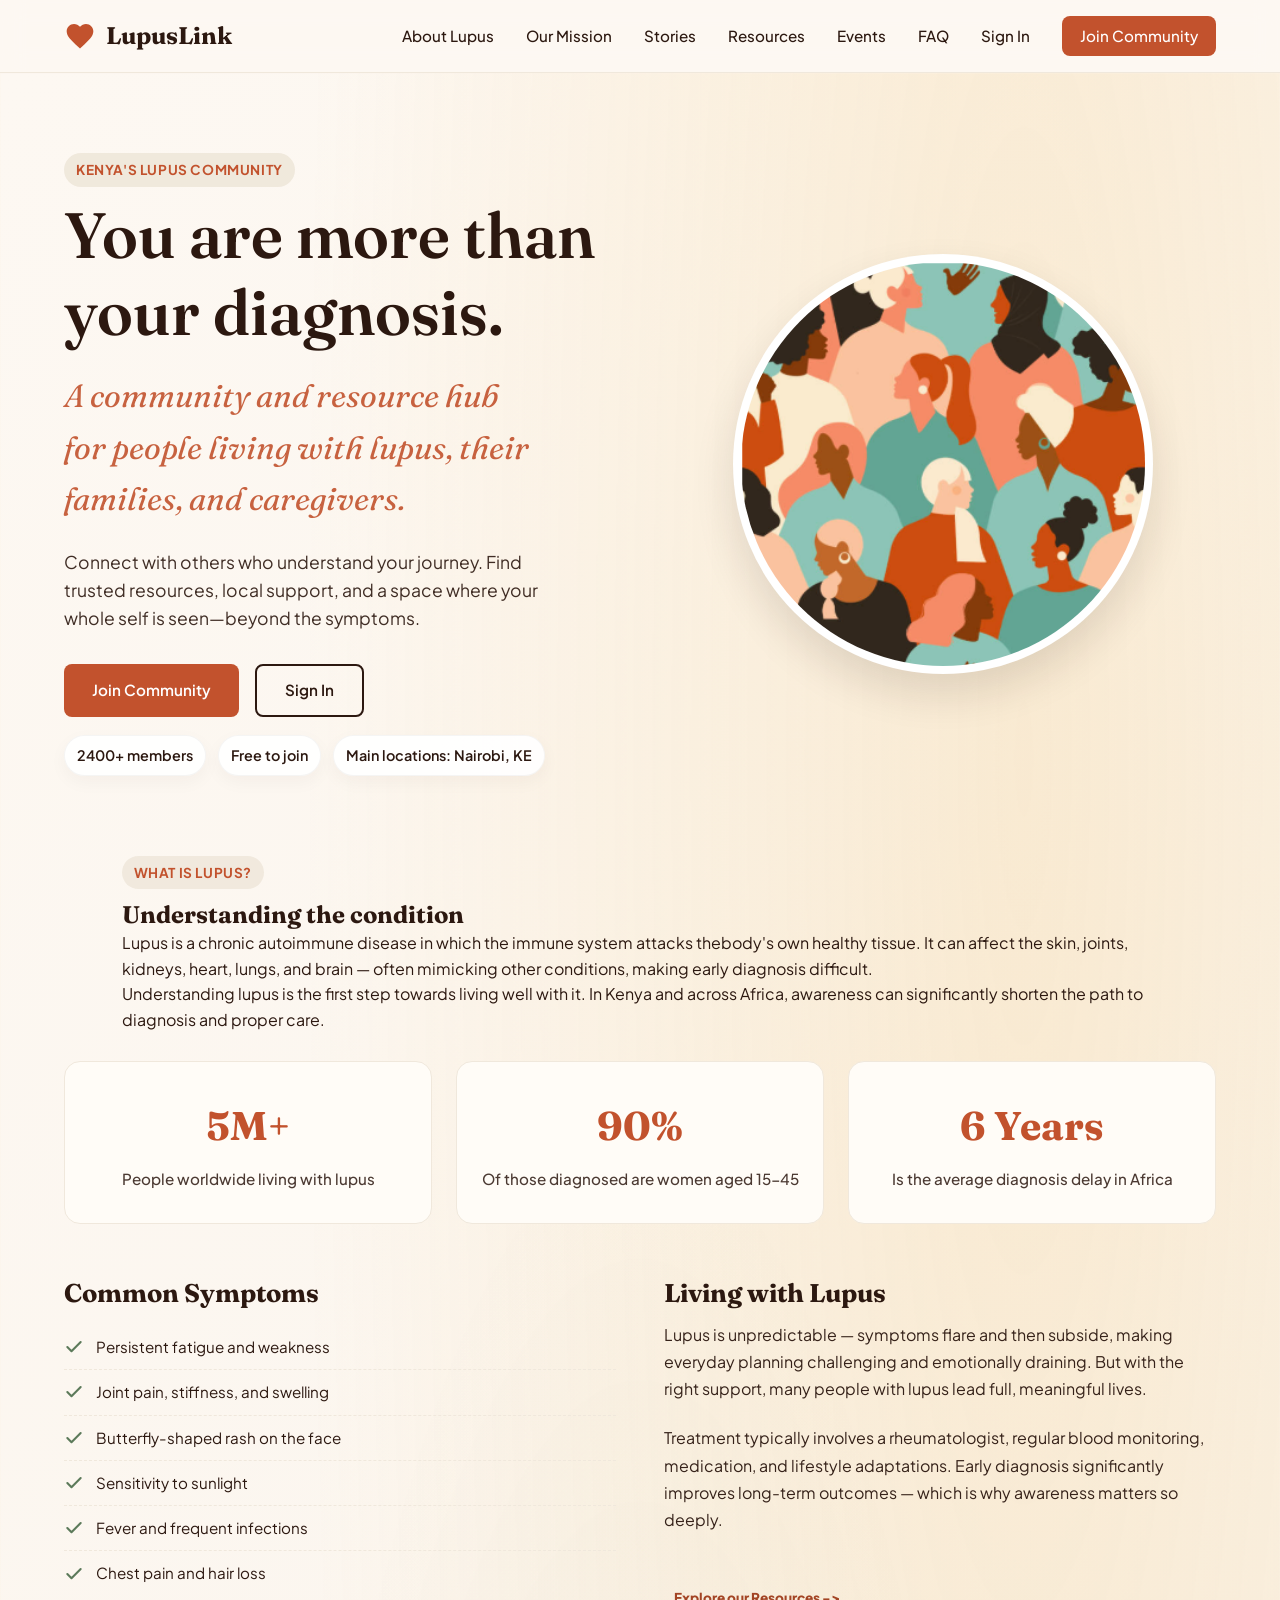
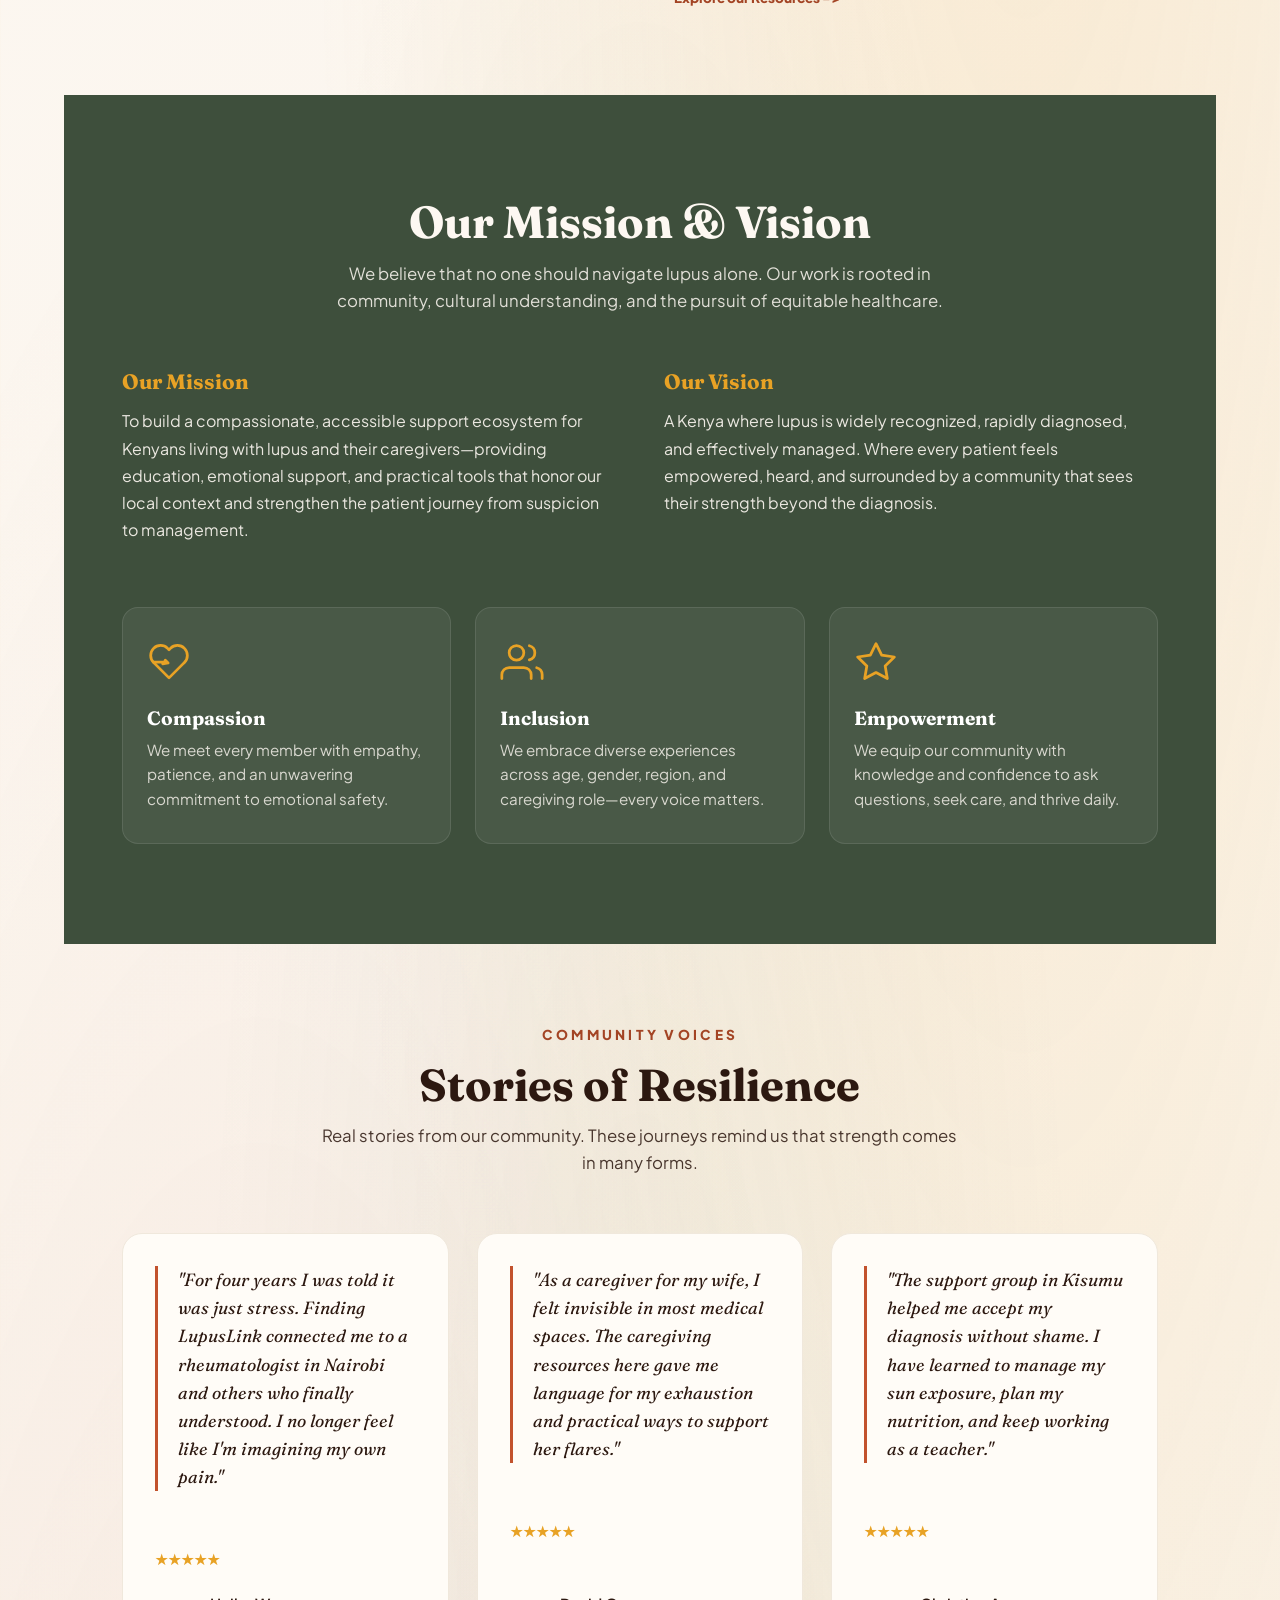
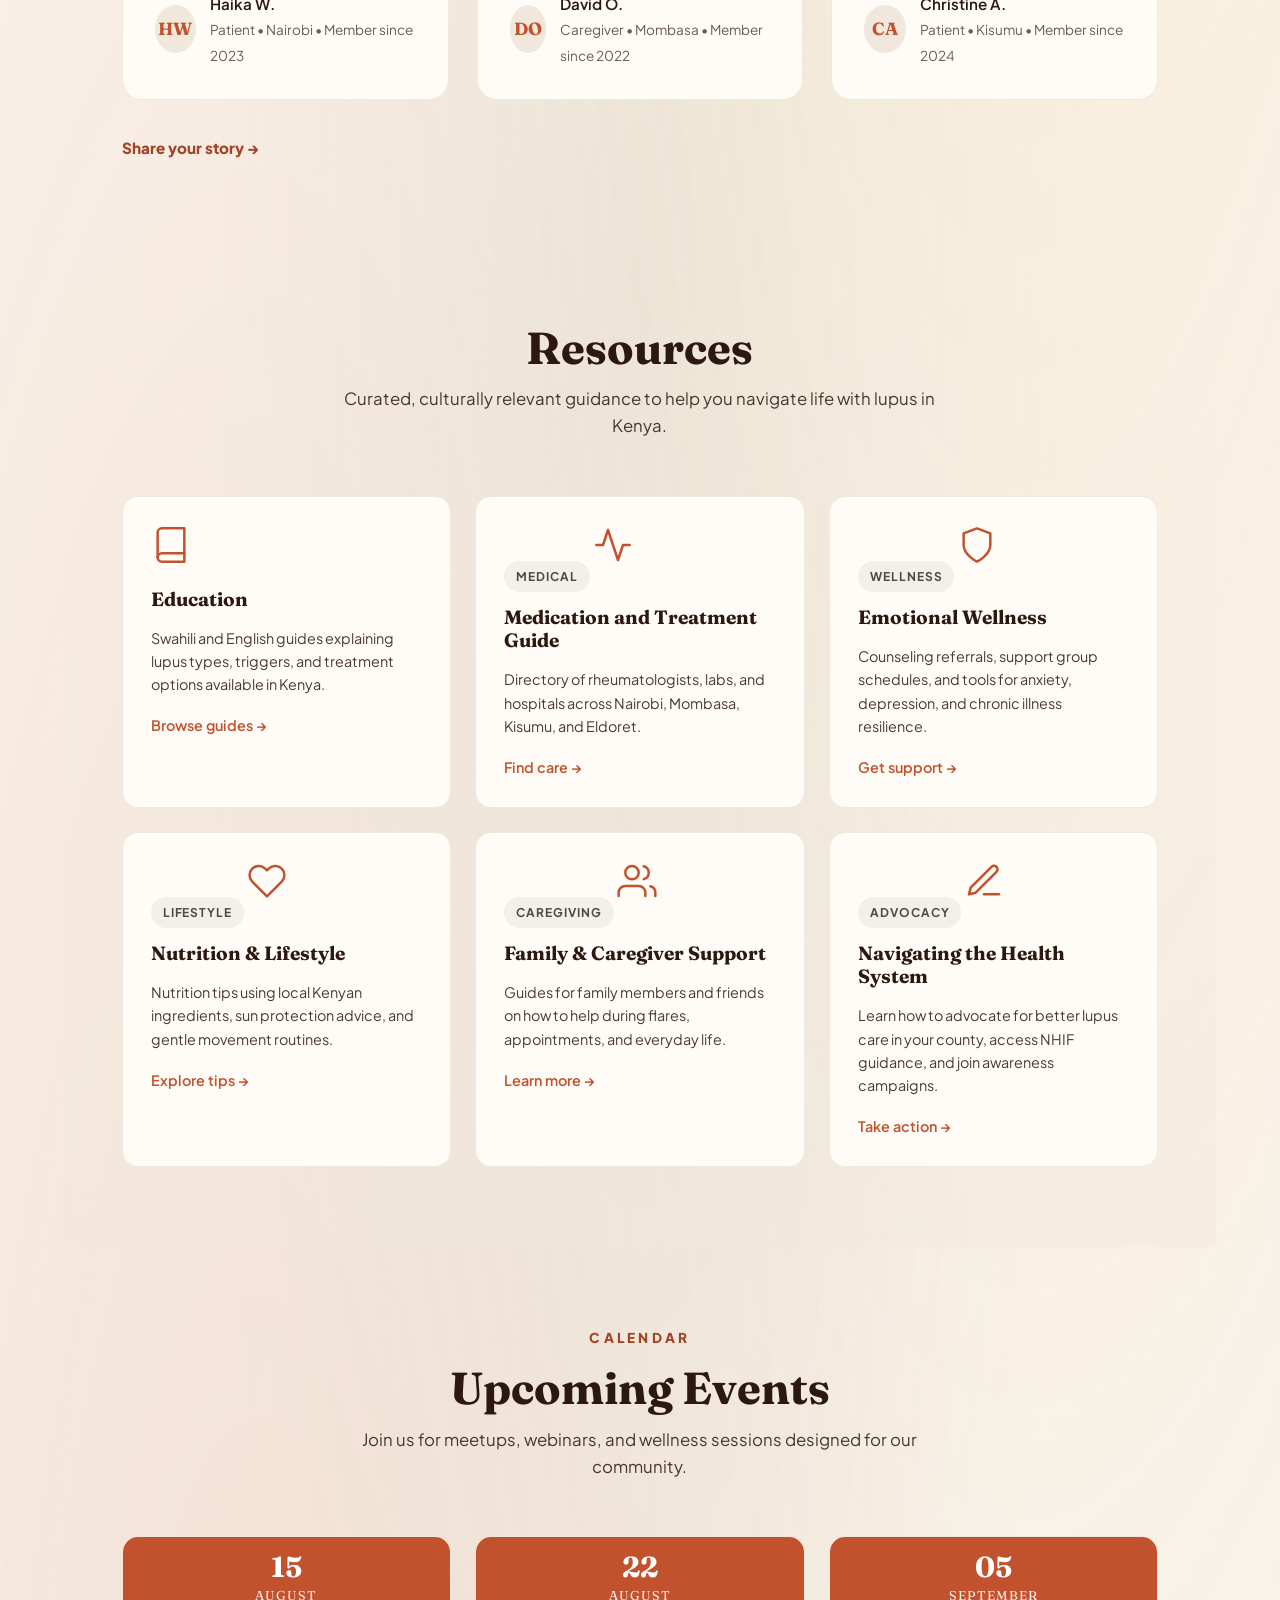
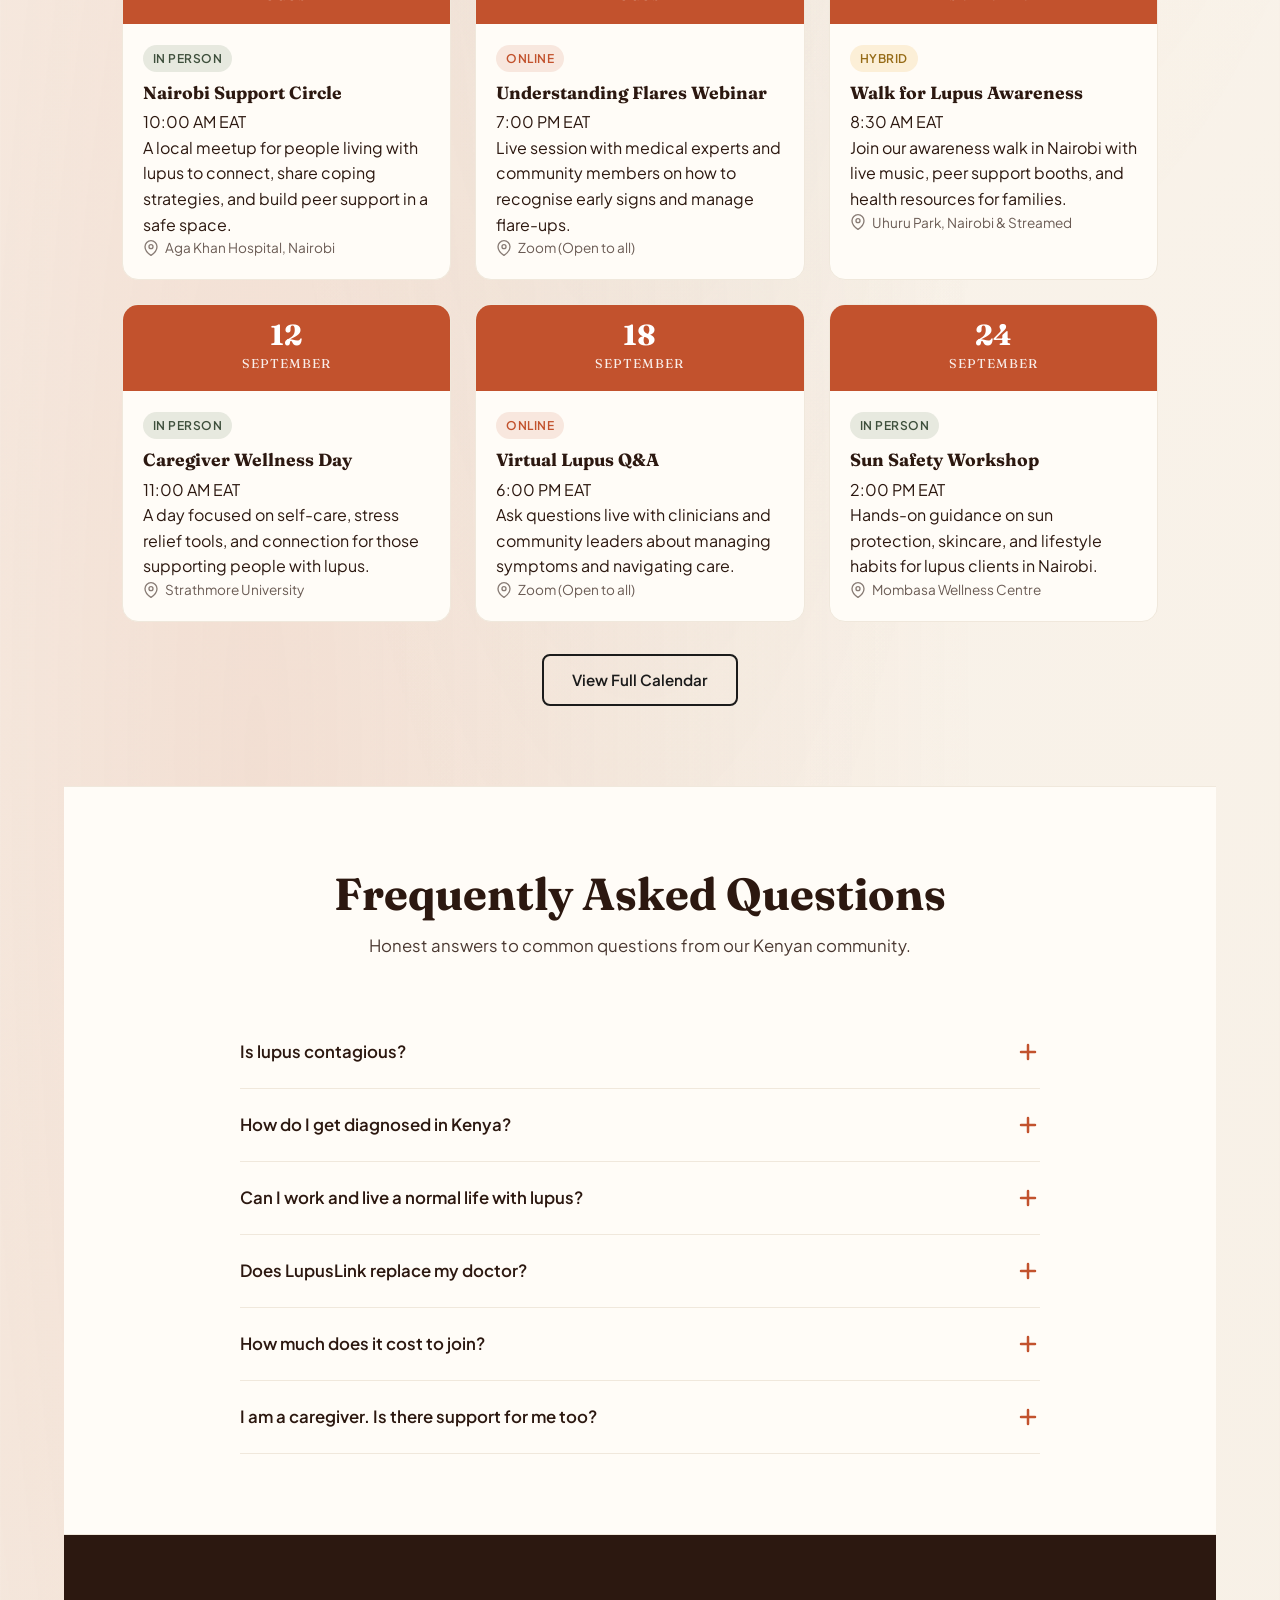
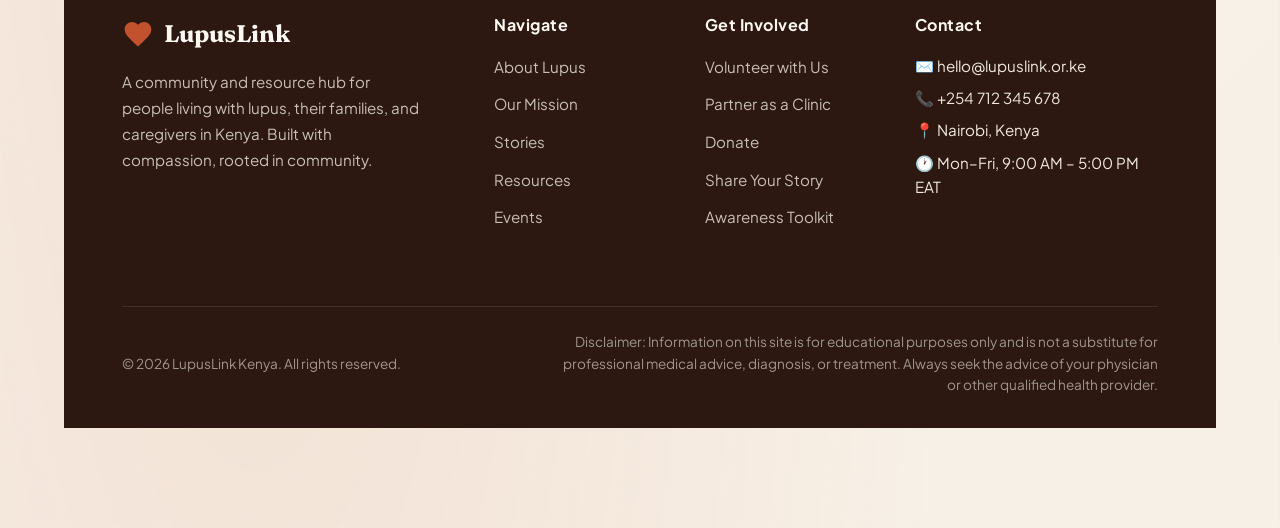
<file: index.html>
<!DOCTYPE html>
<html lang="en">

<head>
    <meta charset="UTF-8">
    <meta name="viewport" content="width=device-width, initial-scale=1.0">

    <title>LupusLink - You Are More Than Your Diagnosis</title>

<!-- FONTS SECTION -->   
    <link rel="preconnect" href="https://fonts.googleapis.com">
    <link rel="preconnect" href="https://fonts.gstatic.com" crossorigin>

    <link href="https://fonts.googleapis.com/css2?family=Fraunces:wght@500;600;700;800&family=Plus+Jakarta+Sans:wght@300;400;500;600;700&display=swap" rel="stylesheet">

    <link rel="stylesheet" href="styles.css">
</head>

<body>

 <!-- NAV SECTION -->
  <nav class="navbar">
    <div class="container">
      <a href="#" class="logo">
        <svg viewBox="0 0 24 24" fill="currentColor">
          <path d="M12 21.35l-1.45-1.32C5.4 15.36 2 12.28 2 8.5 2 5.42 4.42 3 7.5 3c1.74 0 3.41.81 4.5 2.09C13.09 3.81 14.76 3 16.5 3 19.58 3 22 5.42 22 8.5c0 3.78-3.4 6.86-8.55 11.54L12 21.35z"/>
        </svg>
        LupusLink
      </a>
      <button class="hamburger" id="hamburger" aria-label="Open menu">
        <span></span>
        <span></span>
        <span></span>
      </button>
      <ul class="nav-links" id="navLinks">
        <li><a href="#about">About Lupus</a></li>
        <li><a href="#mission">Our Mission</a></li>
        <li><a href="#stories">Stories</a></li>
        <li><a href="#resources">Resources</a></li>
        <li><a href="#events">Events</a></li>
        <li><a href="#faq">FAQ</a></li>
        <li><a href="sign_in.html">Sign In</a></li>
        <li><a href="sign_up.html#signup" class="btn btn-primary btn-small">Join Community</a></li>
      </ul>
    </div>
  </nav>

  <!-- HERO SECTION -->
  <section class="hero" id="join">
    <div class="hero-bg"></div>
    <div class="container">
      <div class="hero-grid">
                <div class="hero-content reveal">
                    <span class="label-pill hero-eyebrow">KENYA'S LUPUS COMMUNITY</span>
                    <h1>You are more than your diagnosis.</h1>
          <p class="tagline">A community and resource hub for people living with lupus, their families, and caregivers.</p>
          <p>Connect with others who understand your journey. Find trusted resources, local support, and a space where your whole self is seen—beyond the symptoms.</p>
          <div class="hero-actions">
            <a href="sign_up.html#signup" class="btn btn-primary">Join Community</a>
            <a href="sign_up.html#signin" class="btn btn-outline">Sign In</a>
          </div>
                    <div class="hero-meta">
                        <span>2400+ members</span>
                        <span>Free to join</span>
                        <span>Main locations: Nairobi, KE</span>
                    </div>
        </div>
        <div class="hero-image reveal">
          <img src="WOC.png" alt="Illustration of diverse people supporting each other">
        </div>
      </div>

<!-- ABOUT SECTION -->   

        <section id="about" class="about">
            <div class="container">
                <span>WHAT IS LUPUS?</span>
                <h2>
                    Understanding the condition
                </h2>
                <p>
                    Lupus is a chronic autoimmune disease in which the immune system attacks thebody's own healthy tissue. It can affect the skin, joints, kidneys, heart, lungs, and brain — often mimicking other conditions, making early diagnosis difficult.
                </p>

                <p>Understanding lupus is the first step towards living well with it. In Kenya and across Africa, awareness can significantly shorten the path to diagnosis and proper care.</p>

            </div>

            <div class="about-stats reveal">
                <div class="stat-block">
                    <span class="stat-number">5M+</span>
                    <span class="stat-label">People worldwide living with lupus</span>
                </div>
                <div class="stat-block">
                    <span class="stat-number">90%</span>
                    <span class="stat-label">Of those diagnosed are women aged 15-45 </span>
                </div>
                <div class="stat-block">
                    <span class="stat-number">6 Years</span>
                    <span class="stat-label">Is the average diagnosis delay in Africa</span>
                </div>
                        </div>

                        <div class="about-content">
                            <div class="about-text reveal">
                                <h3>Common Symptoms</h3>
                                <ul class="symptoms-checklist">
                                    <li>
                                        <svg class="check-icon" viewBox="0 0 24 24" fill="none" stroke="currentColor" stroke-width="2.5" stroke-linecap="round" stroke-linejoin="round"><polyline points="20 6 9 17 4 12"/></svg>
                                        Persistent fatigue and weakness
                                    </li>
                                    <li>
                                        <svg class="check-icon" viewBox="0 0 24 24" fill="none" stroke="currentColor" stroke-width="2.5" stroke-linecap="round" stroke-linejoin="round"><polyline points="20 6 9 17 4 12"/></svg>
                                        Joint pain, stiffness, and swelling
                                    </li>
                                    <li>
                                        <svg class="check-icon" viewBox="0 0 24 24" fill="none" stroke="currentColor" stroke-width="2.5" stroke-linecap="round" stroke-linejoin="round"><polyline points="20 6 9 17 4 12"/></svg>
                                        Butterfly-shaped rash on the face
                                    </li>
                                    <li>
                                        <svg class="check-icon" viewBox="0 0 24 24" fill="none" stroke="currentColor" stroke-width="2.5" stroke-linecap="round" stroke-linejoin="round"><polyline points="20 6 9 17 4 12"/></svg>
                                        Sensitivity to sunlight
                                    </li>
                                    <li>
                                        <svg class="check-icon" viewBox="0 0 24 24" fill="none" stroke="currentColor" stroke-width="2.5" stroke-linecap="round" stroke-linejoin="round"><polyline points="20 6 9 17 4 12"/></svg>
                                        Fever and frequent infections
                                    </li>
                                    <li>
                                        <svg class="check-icon" viewBox="0 0 24 24" fill="none" stroke="currentColor" stroke-width="2.5" stroke-linecap="round" stroke-linejoin="round"><polyline points="20 6 9 17 4 12"/></svg>
                                        Chest pain and hair loss
                                    </li>
                                </ul>
                            </div>

                            <div class="living-with reveal">
                                <h3>Living with Lupus</h3>
                                <p>Lupus is unpredictable — symptoms flare and then subside, making everyday planning challenging and emotionally draining. But with the right support, many people with lupus lead full, meaningful lives.
                                </p>
                                
                                <p>Treatment typically involves a rheumatologist, regular blood monitoring, medication, and lifestyle adaptations. Early diagnosis significantly improves long-term outcomes — which is why awareness matters so deeply.

                                </p>

                                <a href="#resources" class="btn-small">Explore our Resources -> </a>

                            </div>
                        </div>

        </section>

<!-- MISSION SECTION -->   

          <section class="mission-section" id="mission">
                <div class="container">
                <div class="section-header reveal">
                    <h2>Our Mission & Vision</h2>
                    <p>We believe that no one should navigate lupus alone. Our work is rooted in community, cultural understanding, and the pursuit of equitable healthcare.</p>
                </div>

                <div class="mission-grid reveal">
                    <div class="mission-card">
                    <h3>Our Mission</h3>
                    <p>To build a compassionate, accessible support ecosystem for Kenyans living with lupus and their caregivers—providing education, emotional support, and practical tools that honor our local context and strengthen the patient journey from suspicion to management.</p>
                    </div>
                    <div class="mission-card">
                    <h3>Our Vision</h3>
                    <p>A Kenya where lupus is widely recognized, rapidly diagnosed, and effectively managed. Where every patient feels empowered, heard, and surrounded by a community that sees their strength beyond the diagnosis.</p>
                    </div>
                </div>

                <div class="values-grid reveal">
                    <div class="value-card">
                    <svg class="value-icon" viewBox="0 0 24 24" fill="none" stroke="currentColor" stroke-width="1.5" stroke-linecap="round" stroke-linejoin="round"><path d="M20.42 4.58a5.4 5.4 0 0 0-7.64 0l-.77.78-.77-.78a5.4 5.4 0 0 0-7.64 0 5.43 5.43 0 0 0 0 7.67l.77.78 7.64 7.64 7.64-7.64.77-.78a5.43 5.43 0 0 0 0-7.67z"/><path d="M3.5 12h6l.5-1 1.53 1.5-3 .5 1h6"/></svg>
                    <h4>Compassion</h4>
                    <p>We meet every member with empathy, patience, and an unwavering commitment to emotional safety.</p>
                    </div>
                    <div class="value-card">
                    <svg class="value-icon" viewBox="0 0 24 24" fill="none" stroke="currentColor" stroke-width="1.5" stroke-linecap="round" stroke-linejoin="round"><path d="M17 21v-2a4 4 0 0 0-4-4H5a4 4 0 0 0-4 4v2"/><circle cx="9" cy="7" r="4"/><path d="M23 21v-2a4 4 0 0 0-3-3.87"/><path d="M16 3.13a4 4 0 0 1 0 7.75"/></svg>
                    <h4>Inclusion</h4>
                    <p>We embrace diverse experiences across age, gender, region, and caregiving role—every voice matters.</p>
                    </div>
                    <div class="value-card">
                    <svg class="value-icon" viewBox="0 0 24 24" fill="none" stroke="currentColor" stroke-width="1.5" stroke-linecap="round" stroke-linejoin="round"><path d="M12 2l3.09 6.26L22 9.27l-5 4.87 1.18 6.88L12 17.77l-6.18 3.25L7 14.14 2 9.27l6.91-1.01L12 2z"/></svg>
                    <h4>Empowerment</h4>
                    <p>We equip our community with knowledge and confidence to ask questions, seek care, and thrive daily.</p>
                    </div>
                </div>
                </div>
            </section>

<!--SUCCESS STORIES -->            
            <section class="section" id="stories">
                <div class="container">
                <div class="section-header reveal">
                    <span class="section-subtitle">COMMUNITY VOICES</span>
                    <h2>Stories of Resilience</h2>
                    <p>Real stories from our community. These journeys remind us that strength comes in many forms.</p>
                </div>

                <div class="stories-grid">
                    <div class="story-card reveal">
                      <div class="story-content">
                        <p class="story-quote">"For four years I was told it was just stress. Finding LupusLink connected me to a rheumatologist in Nairobi and others who finally understood. I no longer feel like I'm imagining my own pain."</p>
                        <div class="star-rating">★★★★★</div>
                      </div>
                      <div class="story-footer">
                        <div class="story-author">
                          <div class="author-avatar">HW</div>
                          <div class="author-info">
                            <strong>Haika W.</strong>
                            <span>Patient • Nairobi • Member since 2023</span>
                          </div>
                        </div>
                      </div>
                    </div>
                    <div class="story-card reveal">
                      <div class="story-content">
                        <p class="story-quote">"As a caregiver for my wife, I felt invisible in most medical spaces. The caregiving resources here gave me language for my exhaustion and practical ways to support her flares."</p>
                        <div class="star-rating">★★★★★</div>
                      </div>
                      <div class="story-footer">
                        <div class="story-author">
                          <div class="author-avatar">DO</div>
                          <div class="author-info">
                            <strong>David O.</strong>
                            <span>Caregiver • Mombasa • Member since 2022</span>
                          </div>
                        </div>
                      </div>
                    </div>
                    <div class="story-card reveal">
                      <div class="story-content">
                        <p class="story-quote">"The support group in Kisumu helped me accept my diagnosis without shame. I have learned to manage my sun exposure, plan my nutrition, and keep working as a teacher."</p>
                        <div class="star-rating">★★★★★</div>
                      </div>
                      <div class="story-footer">
                        <div class="story-author">
                          <div class="author-avatar">CA</div>
                          <div class="author-info">
                            <strong>Christine A.</strong>
                            <span>Patient • Kisumu • Member since 2024</span>
                          </div>
                        </div>
                      </div>
                    </div>
                </div>
                <div class="story-cta-wrapper">
                  <a href="#join" class="story-cta">Share your story →</a>
                </div>
                </div>
            </section>


<!-- RESOURCES SECTION -->   

        <section class="section" id="resources" style="background: linear-gradient(to bottom, transparent, rgba(240,232,220,0.4));">
            <div class="container">
            <div class="section-header reveal">
                <h2>Resources</h2>
                <p>Curated, culturally relevant guidance to help you navigate life with lupus in Kenya.</p>
            </div>

            <div class="resources-grid reveal">
                <div class="resource-card">
                <svg class="resource-icon" viewBox="0 0 24 24" fill="none" stroke="currentColor" stroke-width="1.5" stroke-linecap="round" stroke-linejoin="round"><path d="M4 19.5A2.5 2.5 0 0 1 6.5 17H20"/><path d="M6.5 2H20v20H6.5A2.5 2.5 0 0 1 4 19.5v-15A2.5 2.5 0 0 1 6.5 2z"/></svg>
                <h4>Education</h4>
                <p>Swahili and English guides explaining lupus types, triggers, and treatment options available in Kenya.</p>
                <a href="#" class="resource-link">Browse guides →</a>
                </div>
                <div class="resource-card">
                <span class="resource-tag">Medical</span>
                <svg class="resource-icon" viewBox="0 0 24 24" fill="none" stroke="currentColor" stroke-width="1.5" stroke-linecap="round" stroke-linejoin="round"><path d="M22 12h-4l-3 9L9 3l-3 9H2"/></svg>
                <h4>Medication and Treatment Guide</h4>
                <p>Directory of rheumatologists, labs, and hospitals across Nairobi, Mombasa, Kisumu, and Eldoret.</p>
                <a href="#" class="resource-link">Find care →</a>
                </div>
                <div class="resource-card">
                <span class="resource-tag">Wellness</span>
                <svg class="resource-icon" viewBox="0 0 24 24" fill="none" stroke="currentColor" stroke-width="1.5" stroke-linecap="round" stroke-linejoin="round"><path d="M12 22s8-4 8-10V5l-8-3-8 3v7c0 6 8 10 8 10z"/></svg>
                <h4>Emotional Wellness</h4>
                <p>Counseling referrals, support group schedules, and tools for anxiety, depression, and chronic illness resilience.</p>
                <a href="#" class="resource-link">Get support →</a>
                </div>
                <div class="resource-card">
                <span class="resource-tag">Lifestyle</span>
                <svg class="resource-icon" viewBox="0 0 24 24" fill="none" stroke="currentColor" stroke-width="1.5" stroke-linecap="round" stroke-linejoin="round"><path d="M20.84 4.61a5.5 5.5 0 00-7.78 0L12 5.67l-1.06-1.06a5.5 5.5 0 0 0-7.78 7.78l1.06 1.06L12 21.23l7.78-7.78 1.06-1.06a5.5 5.5 0 0 0 0-7.78z"/></svg>
                <h4>Nutrition & Lifestyle</h4>
                <p>Nutrition tips using local Kenyan ingredients, sun protection advice, and gentle movement routines.</p>
                <a href="#" class="resource-link">Explore tips →</a>
                </div>
                <div class="resource-card">
                <span class="resource-tag">Caregiving</span>
                <svg class="resource-icon" viewBox="0 0 24 24" fill="none" stroke="currentColor" stroke-width="1.5" stroke-linecap="round" stroke-linejoin="round"><path d="M17 21v-2a4 4 0 0 0-4-4H5a4 4 0 0 0-4 4v2"/><circle cx="9" cy="7" r="4"/><path d="M23 21v-2a4 4 0 0 0-3-3.87"/><path d="M16 3.13a4 4 0 0 1 0 7.75"/></svg>
                <h4>Family & Caregiver Support</h4>
                <p>Guides for family members and friends on how to help during flares, appointments, and everyday life.</p>
                <a href="#" class="resource-link">Learn more →</a>
                </div>
                <div class="resource-card">
                <span class="resource-tag">Advocacy</span>
                <svg class="resource-icon" viewBox="0 0 24 24" fill="none" stroke="currentColor" stroke-width="1.5" stroke-linecap="round" stroke-linejoin="round"><path d="M12 20h9"/><path d="M16.5 3.5a2.121 2.121 0 0 1 3 3L7 19l-4 1 1-4L16.5 3.5z"/></svg>
                <h4>Navigating the Health System</h4>
                <p>Learn how to advocate for better lupus care in your county, access NHIF guidance, and join awareness campaigns.</p>
                <a href="#" class="resource-link">Take action →</a>
                </div>
            </div>
            </div>
        </section>

 <!-- Events -->
        <section class="section" id="events">
            <div class="container">
            <div class="section-header reveal">
                <span class="section-subtitle">CALENDAR</span>
                <h2>Upcoming Events</h2>
                <p>Join us for meetups, webinars, and wellness sessions designed for our community.</p>
            </div>

            <div class="events-grid reveal">
                <div class="event-card">
                <div class="event-date">
                    <span class="day">15</span>
                    <span class="month">August</span>
                </div>
                <div class="event-body">
                    <span class="event-tag tag-inperson">In Person</span>
                    <h4>Nairobi Support Circle</h4>
                    <p class="event-time">10:00 AM EAT</p>
                    <p class="event-description">A local meetup for people living with lupus to connect, share coping strategies, and build peer support in a safe space.</p>
                    <p class="location">
                    <svg width="16" height="16" viewBox="0 0 24 24" fill="none" stroke="currentColor" stroke-width="2" stroke-linecap="round" stroke-linejoin="round" style="opacity:0.8"><path d="M21 10c0 7-9 13-9 13s-9-6-9-13a9 9 0 0 1 18 0z"/><circle cx="12" cy="10" r="3"/></svg>
                    Aga Khan Hospital, Nairobi </p>
                </div>
                </div>
                <div class="event-card">
                <div class="event-date">
                    <span class="day">22</span>
                    <span class="month">August</span>
                </div>
                <div class="event-body">
                    <span class="event-tag tag-online">Online</span>
                    <h4>Understanding Flares Webinar</h4>
                    <p class="event-time">7:00 PM EAT</p>
                    <p class="event-description">Live session with medical experts and community members on how to recognise early signs and manage flare-ups.</p>
                    <p class="location">
                    <svg width="16" height="16" viewBox="0 0 24 24" fill="none" stroke="currentColor" stroke-width="2" stroke-linecap="round" stroke-linejoin="round" style="opacity:0.8"><path d="M21 10c0 7-9 13-9 13s-9-6-9-13a9 9 0 0 1 18 0z"/><circle cx="12" cy="10" r="3"/></svg>
                    Zoom (Open to all)
                    </p>
                </div>
                </div>
                <div class="event-card">
                <div class="event-date">
                    <span class="day">05</span>
                    <span class="month">September</span>
                </div>
                <div class="event-body">
                    <span class="event-tag tag-hybrid">Hybrid</span>
                    <h4>Walk for Lupus Awareness</h4>
                    <p class="event-time">8:30 AM EAT</p>
                    <p class="event-description">Join our awareness walk in Nairobi with live music, peer support booths, and health resources for families.</p>
                    <p class="location">
                    <svg width="16" height="16" viewBox="0 0 24 24" fill="none" stroke="currentColor" stroke-width="2" stroke-linecap="round" stroke-linejoin="round" style="opacity:0.8"><path d="M21 10c0 7-9 13-9 13s-9-6-9-13a9 9 0 0 1 18 0z"/><circle cx="12" cy="10" r="3"/></svg>
                    Uhuru Park, Nairobi & Streamed
                    </p>
                </div>
                </div>
                <div class="event-card">
                <div class="event-date">
                    <span class="day">12</span>
                    <span class="month">September</span>
                </div>
                <div class="event-body">
                    <span class="event-tag tag-inperson">In Person</span>
                    <h4>Caregiver Wellness Day</h4>
                    <p class="event-time">11:00 AM EAT</p>
                    <p class="event-description">A day focused on self-care, stress relief tools, and connection for those supporting people with lupus.</p>
                    <p class="location">
                    <svg width="16" height="16" viewBox="0 0 24 24" fill="none" stroke="currentColor" stroke-width="2" stroke-linecap="round" stroke-linejoin="round" style="opacity:0.8"><path d="M21 10c0 7-9 13-9 13s-9-6-9-13a9 9 0 0 1 18 0z"/><circle cx="12" cy="10" r="3"/></svg>
                    Strathmore University
                    </p>
                </div>
                </div>
                <div class="event-card">
                <div class="event-date">
                    <span class="day">18</span>
                    <span class="month">September</span>
                </div>
                <div class="event-body">
                    <span class="event-tag tag-online">Online</span>
                    <h4>Virtual Lupus Q&A</h4>
                    <p class="event-time">6:00 PM EAT</p>
                    <p class="event-description">Ask questions live with clinicians and community leaders about managing symptoms and navigating care.</p>
                    <p class="location">
                    <svg width="16" height="16" viewBox="0 0 24 24" fill="none" stroke="currentColor" stroke-width="2" stroke-linecap="round" stroke-linejoin="round" style="opacity:0.8"><path d="M21 10c0 7-9 13-9 13s-9-6-9-13a9 9 0 0 1 18 0z"/><circle cx="12" cy="10" r="3"/></svg>
                    Zoom (Open to all)
                    </p>
                </div>
                </div>
                <div class="event-card">
                <div class="event-date">
                    <span class="day">24</span>
                    <span class="month">September</span>
                </div>
                <div class="event-body">
                    <span class="event-tag tag-inperson">In Person</span>
                    <h4>Sun Safety Workshop</h4>
                    <p class="event-time">2:00 PM EAT</p>
                    <p class="event-description">Hands-on guidance on sun protection, skincare, and lifestyle habits for lupus clients in Nairobi.</p>
                    <p class="location">
                    <svg width="16" height="16" viewBox="0 0 24 24" fill="none" stroke="currentColor" stroke-width="2" stroke-linecap="round" stroke-linejoin="round" style="opacity:0.8"><path d="M21 10c0 7-9 13-9 13s-9-6-9-13a9 9 0 0 1 18 0z"/><circle cx="12" cy="10" r="3"/></svg>
                    Mombasa Wellness Centre
                    </p>
                </div>
                </div>
            </div>
            <div class="events-footer">
              <a href="#join" class="btn btn-outline-dark">View Full Calendar</a>
            </div>
            </div>
        </section>        

<!-- FAQs SECTION -->   
         
  <section class="section" id="faq" style="background: var(--card); border-top: 1px solid var(--muted); border-bottom: 1px solid var(--muted);">
        <div class="container">
            <div class="section-header reveal">
                <h2>Frequently Asked Questions</h2>
                <p>Honest answers to common questions from our Kenyan community.</p>
            </div>

            <div class="faq-list reveal">
                <div class="faq-item">
                <button class="faq-question">
                    Is lupus contagious?
                    <svg class="faq-icon" viewBox="0 0 24 24" fill="none" stroke="currentColor" stroke-width="2.5" stroke-linecap="round" stroke-linejoin="round"><line x1="12" y1="5" x2="12" y2="19"/><line x1="5" y1="12" x2="19" y2="12"/></svg>
                </button>
                <div class="faq-answer">
                    <p>No. Lupus is an autoimmune condition, not an infection. You cannot catch it from someone, nor can you transmit it. However, understanding this remains a challenge in many communities, which is why education is central to our mission.</p>
                </div>
                </div>
                <div class="faq-item">
                <button class="faq-question">
                    How do I get diagnosed in Kenya?
                    <svg class="faq-icon" viewBox="0 0 24 24" fill="none" stroke="currentColor" stroke-width="2.5" stroke-linecap="round" stroke-linejoin="round"><line x1="12" y1="5" x2="12" y2="19"/><line x1="5" y1="12" x2="19" y2="12"/></svg>
                </button>
                <div class="faq-answer">
                    <p>Start with a trusted physician who can refer you to a rheumatologist. Key tests include ANA, anti-dsDNA, and complement levels. We maintain a directory of specialists and labs in Nairobi, Mombasa, and Kisumu to help you navigate this journey.</p>
                </div>
                </div>
                <div class="faq-item">
                <button class="faq-question">
                    Can I work and live a normal life with lupus?
                    <svg class="faq-icon" viewBox="0 0 24 24" fill="none" stroke="currentColor" stroke-width="2.5" stroke-linecap="round" stroke-linejoin="round"><line x1="12" y1="5" x2="12" y2="19"/><line x1="5" y1="12" x2="19" y2="12"/></svg>
                </button>
                <div class="faq-answer">
                    <p>Yes. Many people with lupus lead full, active lives with proper management. The key is learning your triggers, adhering to treatment, and building a supportive network. Our lifestyle resources are designed specifically for daily life in Kenya.</p>
                </div>
                </div>
                <div class="faq-item">
                <button class="faq-question">
                    Does LupusLink replace my doctor?
                    <svg class="faq-icon" viewBox="0 0 24 24" fill="none" stroke="currentColor" stroke-width="2.5" stroke-linecap="round" stroke-linejoin="round"><line x1="12" y1="5" x2="12" y2="19"/><line x1="5" y1="12" x2="19" y2="12"/></svg>
                </button>
                <div class="faq-answer">
                    <p>Absolutely not. We are a peer support and information community, not a medical service. Always consult your healthcare provider for diagnosis, treatment decisions, and emergencies. We complement care, we do not replace it.</p>
                </div>
                </div>
                <div class="faq-item">
                <button class="faq-question">
                    How much does it cost to join?
                    <svg class="faq-icon" viewBox="0 0 24 24" fill="none" stroke="currentColor" stroke-width="2.5" stroke-linecap="round" stroke-linejoin="round"><line x1="12" y1="5" x2="12" y2="19"/><line x1="5" y1="12" x2="19" y2="12"/></svg>
                </button>
                <div class="faq-answer">
                    <p>Membership is free. Some special workshops or printed materials may have a small fee to cover costs, but our core community, online forums, and basic resources are available at no charge. No one is turned away for lack of funds.</p>
                </div>
                </div>
                <div class="faq-item">
                <button class="faq-question">
                    I am a caregiver. Is there support for me too?
                    <svg class="faq-icon" viewBox="0 0 24 24" fill="none" stroke="currentColor" stroke-width="2.5" stroke-linecap="round" stroke-linejoin="round"><line x1="12" y1="5" x2="12" y2="19"/><line x1="5" y1="12" x2="19" y2="12"/></svg>
                </button>
                <div class="faq-answer">
                    <p>Yes. We have dedicated caregiver circles and resources because we know that lupus affects the whole family. You deserve support, rest, and community just as much as the person you are caring for.</p>
                </div>
                </div>
            </div>
        </div>
    </section>


    </main>

<!-- FOOTER SECTION -->   

    <footer class="footer">
        <div class="container">
        <div class="footer-grid">
            <div class="footer-brand">
            <a href="#" class="logo">
                <svg viewBox="0 0 24 24" fill="currentColor">
                <path d="M12 21.35l-1.45-1.32C5.4 15.36 2 12.28 2 8.5 2 5.42 4.42 3 7.5 3c1.74 0 3.41.81 4.5 2.09C13.09 3.81 14.76 3 16.5 3 19.58 3 22 5.42 22 8.5c0 3.78-3.4 6.86-8.55 11.54L12 21.35z"/>
                </svg>
                LupusLink
            </a>
            <p>A community and resource hub for people living with lupus, their families, and caregivers in Kenya. Built with compassion, rooted in community.</p>
            </div>
            <div class="footer-column">
            <h5>Navigate</h5>
            <ul>
                <li><a href="#about">About Lupus</a></li>
                <li><a href="#mission">Our Mission</a></li>
                <li><a href="#stories">Stories</a></li>
                <li><a href="#resources">Resources</a></li>
                <li><a href="#events">Events</a></li>
            </ul>
            </div>
            <div class="footer-column">
            <h5>Get Involved</h5>
            <ul>
                <li><a href="#">Volunteer with Us</a></li>
                <li><a href="#">Partner as a Clinic</a></li>
                <li><a href="#">Donate</a></li>
                <li><a href="#">Share Your Story</a></li>
                <li><a href="#">Awareness Toolkit</a></li>
            </ul>
            </div>
            <div class="footer-column footer-contact">
            <h5>Contact</h5>
            <p>✉️ hello@lupuslink.or.ke</p>
            <p>📞 +254 712 345 678</p>
            <p>📍 Nairobi, Kenya</p>
            <p>🕐 Mon–Fri, 9:00 AM – 5:00 PM EAT</p>
            </div>
        </div>
        <div class="footer-bottom">
            <p>© 2026 LupusLink Kenya. All rights reserved.</p>
            <p style="max-width: 600px; text-align: right;">
            Disclaimer: Information on this site is for educational purposes only and is not a substitute for professional medical advice, diagnosis, or treatment. Always seek the advice of your physician or other qualified health provider.
            </p>
        </div>
        </div>
    </footer>

   <script>
    // Mobile menu
    const hamburger = document.getElementById('hamburger');
    const navLinks = document.getElementById('navLinks');

    hamburger.addEventListener('click', () => {
      navLinks.classList.toggle('open');
    });

    document.querySelectorAll('.nav-links a').forEach(link => {
      link.addEventListener('click', () => {
        navLinks.classList.remove('open');
      });
    });

    // FAQ Accordion
    document.querySelectorAll('.faq-question').forEach(button => {
      button.addEventListener('click', () => {
        const item = button.parentElement;
        const isActive = item.classList.contains('active');

        // Close all
        document.querySelectorAll('.faq-item').forEach(i => i.classList.remove('active'));

        if (!isActive) {
          item.classList.add('active');
        }
      });
    });
  </script>
   
</body>

</html>
</file>
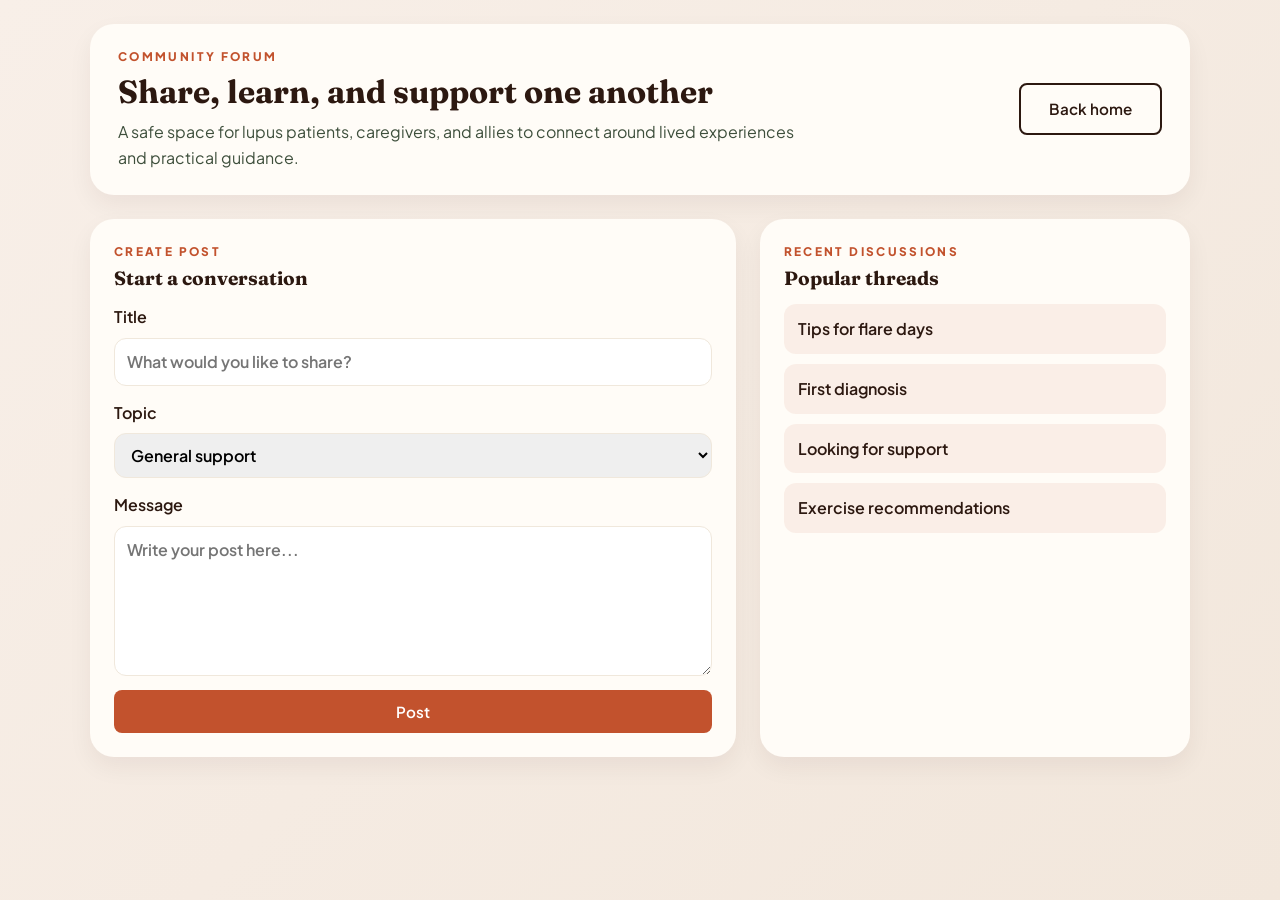
<file: community_forum.html>
<!DOCTYPE html>
<html lang="en">
<head>
    <meta charset="UTF-8">
    <meta name="viewport" content="width=device-width, initial-scale=1.0">
    <title>LupusLink | Community Forum</title>
    <link rel="preconnect" href="https://fonts.googleapis.com">
    <link rel="preconnect" href="https://fonts.gstatic.com" crossorigin>
    <link href="https://fonts.googleapis.com/css2?family=Fraunces:wght@500;600;700;800&family=Plus+Jakarta+Sans:wght@300;400;500;600;700&display=swap" rel="stylesheet">
    <link rel="stylesheet" href="styles.css">
</head>
<body class="forum-page">
    <div class="forum-shell">
        <header class="forum-header">
            <div>
                <p class="section-label">Community forum</p>
                <h1>Share, learn, and support one another</h1>
                <p class="forum-intro">A safe space for lupus patients, caregivers, and allies to connect around lived experiences and practical guidance.</p>
            </div>
            <a href="index.html" id="backHomeLink" class="btn btn-outline">Back home</a>
        </header>

        <section class="forum-grid">
            <article class="forum-card create-post-card">
                <div class="panel-heading">
                    <div>
                        <p class="section-label">Create Post</p>
                        <h2>Start a conversation</h2>
                    </div>
                </div>
                <form class="forum-form">
                    <label>
                        Title
                        <input type="text" placeholder="What would you like to share?">
                    </label>
                    <label>
                        Topic
                        <select>
                            <option>General support</option>
                            <option>Flare tips</option>
                            <option>Medication questions</option>
                            <option>Appointments</option>
                        </select>
                    </label>
                    <label>
                        Message
                        <textarea rows="5" placeholder="Write your post here..."></textarea>
                    </label>
                    <button type="submit" class="btn btn-primary">Post</button>
                </form>
            </article>

            <aside class="forum-card discussions-card">
                <div class="panel-heading">
                    <div>
                        <p class="section-label">Recent Discussions</p>
                        <h2>Popular threads</h2>
                    </div>
                </div>
                <ul class="discussion-list">
                    <li>Tips for flare days</li>
                    <li>First diagnosis</li>
                    <li>Looking for support</li>
                    <li>Exercise recommendations</li>
                </ul>
            </aside>
        </section>
    </div>

    <script>
        const backHomeLink = document.getElementById('backHomeLink');
        const isLoggedIn = localStorage.getItem('lupuslink-auth') === 'true';

        if (backHomeLink) {
            backHomeLink.href = isLoggedIn ? 'dashboard.html' : 'index.html';
        }
    </script>
</body>
</html>
</file>
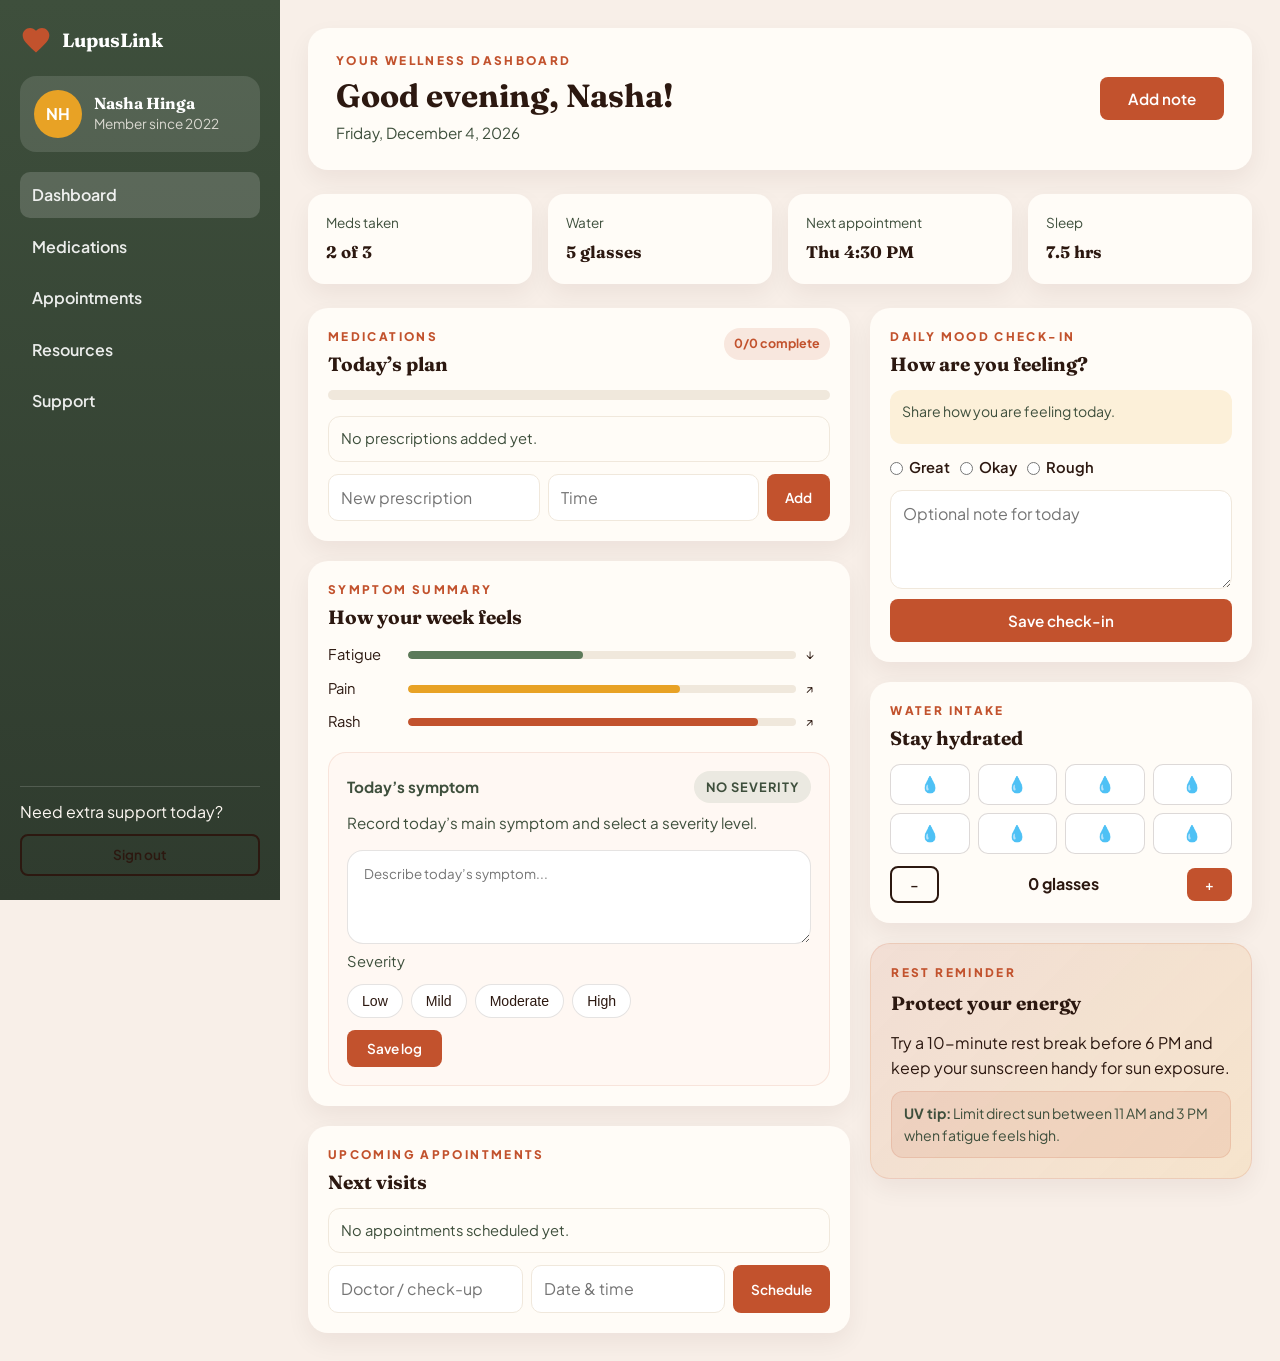
<file: dashboard.html>
<!DOCTYPE html>
<html lang="en">
<head>
    <meta charset="UTF-8">
    <meta name="viewport" content="width=device-width, initial-scale=1.0">
    <title>LupusLink | Dashboard</title>
    <link rel="preconnect" href="https://fonts.googleapis.com">
    <link rel="preconnect" href="https://fonts.gstatic.com" crossorigin>
    <link href="https://fonts.googleapis.com/css2?family=Fraunces:wght@500;600;700;800&family=Plus+Jakarta+Sans:wght@300;400;500;600;700&display=swap" rel="stylesheet">
    <link rel="stylesheet" href="styles.css">
</head>
<body class="dashboard-page">
    <div class="dashboard-shell">
        <aside class="sidebar" id="sidebar">
            <div class="sidebar-top">
                <a href="index.html" class="logo sidebar-logo">
                    <svg viewBox="0 0 24 24" fill="currentColor">
                        <path d="M12 21.35l-1.45-1.32C5.4 15.36 2 12.28 2 8.5 2 5.42 4.42 3 7.5 3c1.74 0 3.41.81 4.5 2.09C13.09 3.81 14.76 3 16.5 3 19.58 3 22 5.42 22 8.5c0 3.78-3.4 6.86-8.55 11.54L12 21.35z"/>
                    </svg>
                    LupusLink
                </a>
                <button class="mobile-nav-toggle" id="mobileNavToggle" aria-label="Toggle navigation" aria-expanded="false">
                    <span></span><span></span><span></span>
                </button>
            </div>

            <a href="profile.html" class="profile-card">
                <div class="avatar">NH</div>
                <div>
                    <h3>Nasha Hinga</h3>
                    <p>Member since 2022</p>
                </div>
            </a>

            <nav class="sidebar-nav">
                <a href="#dashboard" class="active" data-nav="dashboard">Dashboard</a>
                <a href="#medications" data-nav="medications">Medications</a>
                <a href="#appointments" data-nav="appointments">Appointments</a>
                <a href="resource_library.html" data-nav="resources">Resources</a>
                <a href="#support" data-nav="support">Support</a>
            </nav>

            <div class="sidebar-footer">
                <p>Need extra support today?</p>
                <a href="sign_in.html" id="signOutLink" class="btn btn-outline btn-small">Sign out</a>
            </div>
        </aside>

        <main class="main-content">
            <header class="dashboard-header">
                <div>
                    <p class="section-label">Your wellness dashboard</p>
                    <h1 id="greeting">Good morning!</h1>
                    <p id="todayDate" class="header-date"></p>
                </div>
                <button class="btn btn-primary">Add note</button>
            </header>

            <section class="overview-row">
                <article class="overview-card">
                    <span class="overview-label">Meds taken</span>
                    <strong>2 of 3</strong>
                </article>
                <article class="overview-card">
                    <span class="overview-label">Water</span>
                    <strong>5 glasses</strong>
                </article>
                <article class="overview-card">
                    <span class="overview-label">Next appointment</span>
                    <strong>Thu 4:30 PM</strong>
                </article>
                <article class="overview-card">
                    <span class="overview-label">Sleep</span>
                    <strong>7.5 hrs</strong>
                </article>
            </section>

            <section class="dashboard-grid">
                <div class="dashboard-column">
                    <article class="panel medication-panel" id="medications">
                        <div class="panel-heading">
                            <div>
                                <p class="section-label">Medications</p>
                                <h2>Today’s plan</h2>
                            </div>
                            <span class="pill-badge" id="medCount">2/3 complete</span>
                        </div>
                        <div class="progress-shell" aria-label="Medication progress">
                            <div class="progress-bar" id="medProgress" style="width: 66%"></div>
                        </div>
                        <ul class="check-list" id="medList"></ul>
                        <form id="medForm" class="inline-form">
                            <input type="text" id="medName" placeholder="New prescription" required>
                            <input type="text" id="medTime" placeholder="Time" required>
                            <button type="submit" class="btn btn-primary btn-small">Add</button>
                        </form>
                    </article>

                    <article class="panel symptom-panel">
                        <div class="panel-heading">
                            <div>
                                <p class="section-label">Symptom summary</p>
                                <h2>How your week feels</h2>
                            </div>
                        </div>
                        <div class="severity-list">
                            <div class="severity-item">
                                <span>Fatigue</span>
                                <div class="severity-bar"><span class="mild"></span></div>
                                <small>↓</small>
                            </div>
                            <div class="severity-item">
                                <span>Pain</span>
                                <div class="severity-bar"><span class="moderate"></span></div>
                                <small>↗</small>
                            </div>
                            <div class="severity-item">
                                <span>Rash</span>
                                <div class="severity-bar"><span class="high"></span></div>
                                <small>↗</small>
                            </div>
                        </div>
                        <div class="symptom-log">
                            <div id="symptomLogSummary" class="symptom-log-summary">
                                <div class="symptom-log-header">
                                    <p>Today’s symptom</p>
                                    <span id="severityDisplay" class="severity-indicator">No severity</span>
                                </div>
                                <p id="symptomLogText">Record today’s main symptom and select a severity level.</p>
                            </div>
                            <form id="symptomForm" class="symptom-form">
                                <textarea id="symptomText" rows="3" placeholder="Describe today’s symptom..." required></textarea>
                                <div class="symptom-controls">
                                    <div class="severity-picker">
                                        <label for="severityLevel">Severity</label>
                                        <div class="severity-tags" role="group" aria-label="Severity level">
                                            <button type="button" class="severity-tag" data-severity="low">Low</button>
                                            <button type="button" class="severity-tag" data-severity="mild">Mild</button>
                                            <button type="button" class="severity-tag" data-severity="moderate">Moderate</button>
                                            <button type="button" class="severity-tag" data-severity="high">High</button>
                                        </div>
                                        <input type="hidden" id="severityLevel" name="severity" value="" required>
                                    </div>
                                    <button type="submit" class="btn btn-primary btn-small">Save log</button>
                                </div>
                            </form>
                        </div>
                    </article>

                    <article class="panel appointments-panel" id="appointments">
                        <div class="panel-heading">
                            <div>
                                <p class="section-label">Upcoming appointments</p>
                                <h2>Next visits</h2>
                            </div>
                        </div>
                        <ul class="appointment-list" id="appointmentList"></ul>
                        <form id="apptForm" class="inline-form">
                            <input type="text" id="apptName" placeholder="Doctor / check-up" required>
                            <input type="text" id="apptTime" placeholder="Date & time" required>
                            <button type="submit" class="btn btn-primary btn-small">Schedule</button>
                        </form>
                    </article>
                </div>

                <aside class="dashboard-sidebar" id="dashboard">
                    <article class="panel mood-panel">
                        <div class="panel-heading">
                            <div>
                                <p class="section-label">Daily mood check-in</p>
                                <h2>How are you feeling?</h2>
                            </div>
                        </div>
                        <div id="moodSummary" class="mood-summary"></div>
                        <form id="moodForm" class="mood-form">
                            <div class="mood-options">
                                <label><input type="radio" name="mood" value="Great"> Great</label>
                                <label><input type="radio" name="mood" value="Okay"> Okay</label>
                                <label><input type="radio" name="mood" value="Rough"> Rough</label>
                            </div>
                            <textarea name="note" rows="3" placeholder="Optional note for today"></textarea>
                            <button type="submit" class="btn btn-primary">Save check-in</button>
                        </form>
                    </article>

                    <article class="panel water-panel">
                        <div class="panel-heading">
                            <div>
                                <p class="section-label">Water intake</p>
                                <h2>Stay hydrated</h2>
                            </div>
                        </div>
                        <div class="water-grid" id="waterGrid"></div>
                        <div class="water-controls">
                            <button type="button" class="btn btn-outline btn-small" data-action="subtract">−</button>
                            <span id="waterCount">0 glasses</span>
                            <button type="button" class="btn btn-primary btn-small" data-action="add">+</button>
                        </div>
                    </article>

                    <article class="panel rest-panel" id="resources">
                        <div class="panel-heading">
                            <div>
                                <p class="section-label">Rest reminder</p>
                                <h2>Protect your energy</h2>
                            </div>
                        </div>
                        <p>Try a 10-minute rest break before 6 PM and keep your sunscreen handy for sun exposure.</p>
                        <div class="tip-box">
                            <strong>UV tip:</strong> Limit direct sun between 11 AM and 3 PM when fatigue feels high.
                        </div>
                    </article>
                </aside>
            </section>
        </main>
    </div>

    <script>
        const signOutLink = document.getElementById('signOutLink');

        if (signOutLink) {
            signOutLink.addEventListener('click', function () {
                localStorage.removeItem('lupuslink-auth');
            });
        }

        const greeting = document.getElementById('greeting');
        const todayDate = document.getElementById('todayDate');
        const now = new Date();
        const hour = now.getHours();
        const greetingText = hour < 12 ? 'Good morning' : hour < 18 ? 'Good afternoon' : 'Good evening';
        greeting.textContent = `${greetingText}, Nasha!`;
        todayDate.textContent = now.toLocaleDateString('en', { weekday: 'long', month: 'long', day: 'numeric', year: 'numeric' });

        const toggle = document.getElementById('mobileNavToggle');
        const sidebar = document.getElementById('sidebar');
        toggle.addEventListener('click', () => {
            const isOpen = sidebar.classList.toggle('open');
            toggle.setAttribute('aria-expanded', String(isOpen));
        });

        const navLinks = document.querySelectorAll('.sidebar-nav a');
        navLinks.forEach((link) => {
            link.addEventListener('click', () => {
                navLinks.forEach((item) => item.classList.remove('active'));
                link.classList.add('active');
                if (window.innerWidth <= 640) {
                    sidebar.classList.remove('open');
                    toggle.setAttribute('aria-expanded', 'false');
                }
            });
        });

        const moodForm = document.getElementById('moodForm');
        const moodSummary = document.getElementById('moodSummary');
        const savedMood = JSON.parse(localStorage.getItem('lupuslink-mood') || 'null');

        function renderMood() {
            if (savedMood) {
                moodSummary.innerHTML = `<strong>${savedMood.mood}</strong><p>${savedMood.note || 'No note added.'}</p>`;
                moodForm.classList.add('collapsed');
            } else {
                moodSummary.innerHTML = '<p>Share how you are feeling today.</p>';
                moodForm.classList.remove('collapsed');
            }
        }

        moodForm.addEventListener('submit', function (event) {
            event.preventDefault();
            const mood = this.querySelector('input[name="mood"]:checked')?.value || 'Okay';
            const note = this.querySelector('textarea').value.trim();
            localStorage.setItem('lupuslink-mood', JSON.stringify({ mood, note }));
            renderMood();
        });

        renderMood();

        const waterGrid = document.getElementById('waterGrid');
        const waterCount = document.getElementById('waterCount');
        let waterLevel = Number(localStorage.getItem('lupuslink-water') || 0);

        function renderWater() {
            waterGrid.innerHTML = '';
            for (let i = 0; i < 8; i += 1) {
                const glass = document.createElement('button');
                glass.type = 'button';
                glass.className = `water-glass${i < waterLevel ? ' filled' : ''}`;
                glass.textContent = '💧';
                glass.addEventListener('click', () => {
                    waterLevel = i < waterLevel ? i : i + 1;
                    waterLevel = Math.max(0, Math.min(8, waterLevel));
                    localStorage.setItem('lupuslink-water', String(waterLevel));
                    renderWater();
                });
                waterGrid.appendChild(glass);
            }
            waterCount.textContent = `${waterLevel} glasses`;
        }

        document.querySelectorAll('[data-action]').forEach((button) => {
            button.addEventListener('click', () => {
                const action = button.getAttribute('data-action');
                waterLevel = action === 'add' ? waterLevel + 1 : waterLevel - 1;
                waterLevel = Math.max(0, Math.min(8, waterLevel));
                localStorage.setItem('lupuslink-water', String(waterLevel));
                renderWater();
            });
        });

        renderWater();

        const medList = document.getElementById('medList');
        const medForm = document.getElementById('medForm');
        const medProgress = document.getElementById('medProgress');
        const medCount = document.getElementById('medCount');
        let medications = JSON.parse(localStorage.getItem('lupuslink-medications') || '[]');

        function renderMedications() {
            medList.innerHTML = '';
            if (!medications.length) {
                medList.innerHTML = '<li class="empty-state">No prescriptions added yet.</li>';
            } else {
                medications.forEach((item, index) => {
                    const li = document.createElement('li');
                    li.className = item.done ? 'complete' : '';
                    li.innerHTML = `
                        <label>
                            <input type="checkbox" data-index="${index}" ${item.done ? 'checked' : ''}>
                            <span>${item.name} · ${item.time}</span>
                        </label>
                        <button type="button" class="remove-btn" data-remove="${index}">×</button>
                    `;
                    medList.appendChild(li);
                });
            }
            const completed = medications.filter((item) => item.done).length;
            const percent = medications.length ? Math.round((completed / medications.length) * 100) : 0;
            medProgress.style.width = `${percent}%`;
            medCount.textContent = `${completed}/${medications.length} complete`;
            localStorage.setItem('lupuslink-medications', JSON.stringify(medications));
        }

        medForm.addEventListener('submit', function (event) {
            event.preventDefault();
            const name = document.getElementById('medName').value.trim();
            const time = document.getElementById('medTime').value.trim();
            if (!name || !time) return;
            medications.push({ name, time, done: false });
            this.reset();
            renderMedications();
        });

        medList.addEventListener('change', (event) => {
            if (event.target.matches('input[type="checkbox"]')) {
                const index = Number(event.target.dataset.index);
                medications[index].done = event.target.checked;
                renderMedications();
            }
        });

        medList.addEventListener('click', (event) => {
            if (event.target.matches('button[data-remove]')) {
                const index = Number(event.target.dataset.remove);
                medications.splice(index, 1);
                renderMedications();
            }
        });

        const appointmentList = document.getElementById('appointmentList');
        const apptForm = document.getElementById('apptForm');
        let appointments = JSON.parse(localStorage.getItem('lupuslink-appointments') || '[]');

        function renderAppointments() {
            appointmentList.innerHTML = '';
            if (!appointments.length) {
                appointmentList.innerHTML = '<li class="empty-state">No appointments scheduled yet.</li>';
            } else {
                appointments.forEach((item, index) => {
                    const li = document.createElement('li');
                    li.innerHTML = `
                        <strong>${item.name}</strong>
                        <span>${item.time}</span>
                        <small>Tap to update</small>
                        <button type="button" class="remove-btn" data-appt-remove="${index}">×</button>
                    `;
                    li.addEventListener('click', () => {
                        const next = prompt('Update appointment', item.name + ' · ' + item.time);
                        if (next) {
                            const [name, time] = next.split('·');
                            appointments[index] = { name: name.trim(), time: time ? time.trim() : item.time };
                            localStorage.setItem('lupuslink-appointments', JSON.stringify(appointments));
                            renderAppointments();
                        }
                    });
                    appointmentList.appendChild(li);
                });
            }
            localStorage.setItem('lupuslink-appointments', JSON.stringify(appointments));
        }

        apptForm.addEventListener('submit', function (event) {
            event.preventDefault();
            const name = document.getElementById('apptName').value.trim();
            const time = document.getElementById('apptTime').value.trim();
            if (!name || !time) return;
            appointments.push({ name, time });
            this.reset();
            renderAppointments();
        });

        appointmentList.addEventListener('click', (event) => {
            if (event.target.matches('button[data-appt-remove]')) {
                const index = Number(event.target.dataset.apptRemove);
                appointments.splice(index, 1);
                renderAppointments();
            }
        });

        const symptomForm = document.getElementById('symptomForm');
        const symptomText = document.getElementById('symptomText');
        const severityLevel = document.getElementById('severityLevel');
        const severityDisplay = document.getElementById('severityDisplay');
        const symptomLogText = document.getElementById('symptomLogText');
        const severityTags = document.querySelectorAll('.severity-tag');
        let symptomLog = JSON.parse(localStorage.getItem('lupuslink-symptom-log') || 'null') || { text: '', severity: '' };

        function updateSeverityTagUI(selected) {
            severityTags.forEach((tag) => {
                const severity = tag.dataset.severity;
                tag.classList.toggle('active', severity === selected);
            });
            severityLevel.value = selected;
            severityDisplay.textContent = selected ? `${selected.charAt(0).toUpperCase() + selected.slice(1)} severity` : 'No severity';
            severityDisplay.className = `severity-indicator ${selected || ''}`;
        }

        function renderSymptomLog() {
            if (symptomLog.text && symptomLog.severity) {
                symptomLogText.textContent = symptomLog.text;
                updateSeverityTagUI(symptomLog.severity);
            } else {
                symptomLogText.textContent = 'Record today’s main symptom and select a severity level.';
                updateSeverityTagUI('');
            }
            symptomText.value = symptomLog.text || '';
        }

        severityTags.forEach((tag) => {
            tag.addEventListener('click', () => {
                const selectedSeverity = tag.dataset.severity;
                updateSeverityTagUI(selectedSeverity);
            });
        });

        symptomForm.addEventListener('submit', (event) => {
            event.preventDefault();
            const text = symptomText.value.trim();
            const severity = severityLevel.value;
            if (!text || !severity) return;
            symptomLog = { text, severity };
            localStorage.setItem('lupuslink-symptom-log', JSON.stringify(symptomLog));
            renderSymptomLog();
        });

        renderMedications();
        renderAppointments();
        renderSymptomLog();
    </script>
</body>
</html>
</file>
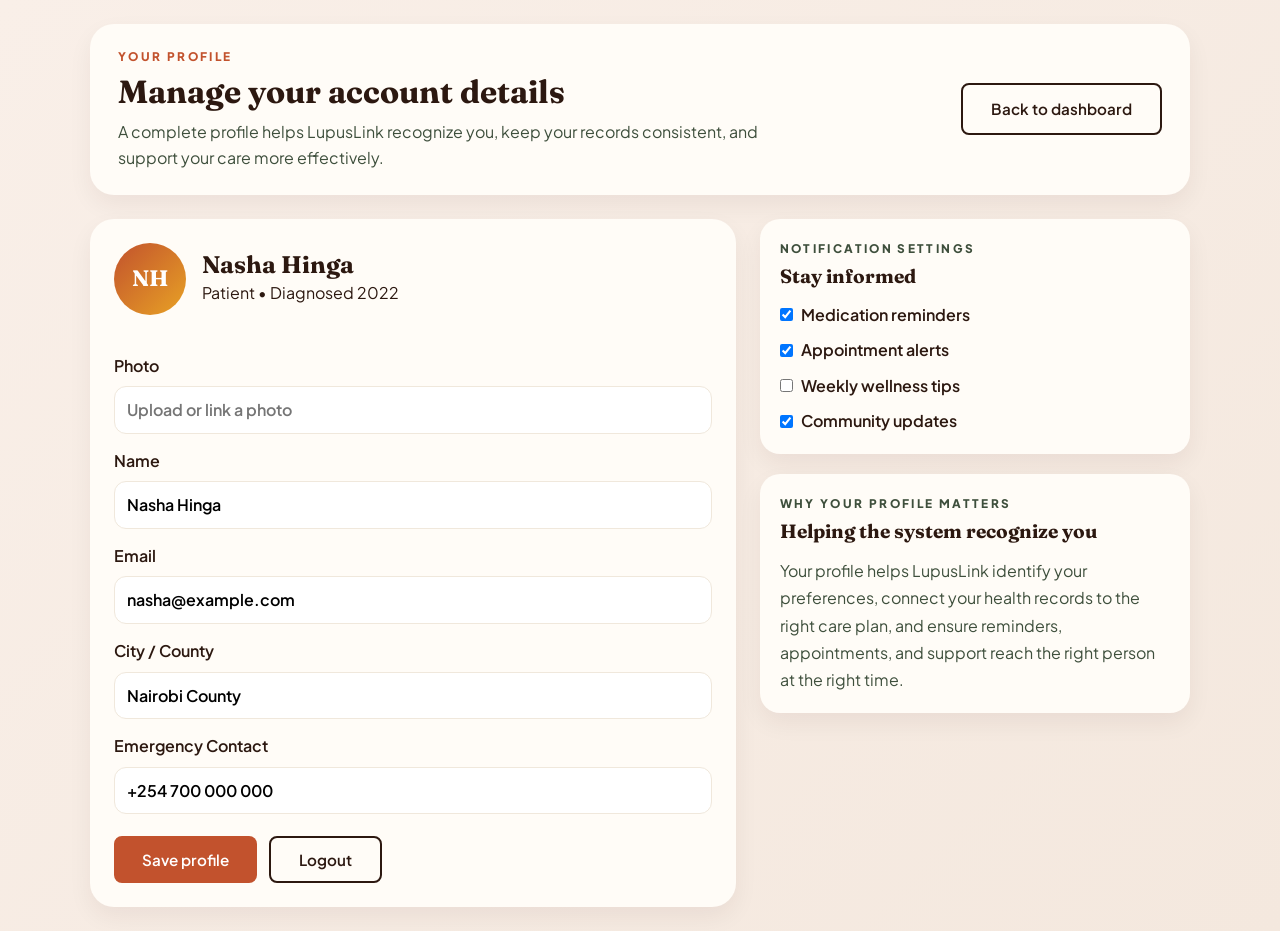
<file: profile.html>
<!DOCTYPE html>
<html lang="en">
<head>
    <meta charset="UTF-8">
    <meta name="viewport" content="width=device-width, initial-scale=1.0">
    <title>LupusLink | Profile</title>
    <link rel="preconnect" href="https://fonts.googleapis.com">
    <link rel="preconnect" href="https://fonts.gstatic.com" crossorigin>
    <link href="https://fonts.googleapis.com/css2?family=Fraunces:wght@500;600;700;800&family=Plus+Jakarta+Sans:wght@300;400;500;600;700&display=swap" rel="stylesheet">
    <link rel="stylesheet" href="styles.css">
</head>
<body class="profile-page">
    <div class="profile-shell">
        <header class="profile-header">
            <div>
                <p class="section-label">Your profile</p>
                <h1>Manage your account details</h1>
                <p class="profile-intro">A complete profile helps LupusLink recognize you, keep your records consistent, and support your care more effectively.</p>
            </div>
            <a href="dashboard.html" class="btn btn-outline">Back to dashboard</a>
        </header>

        <section class="profile-grid">
            <article class="profile-card-panel">
                <div class="profile-photo-box">
                    <div class="profile-photo">NH</div>
                    <div>
                        <h2>Nasha Hinga</h2>
                        <p>Patient • Diagnosed 2022</p>
                    </div>
                </div>

                <form class="profile-form">
                    <label>
                        Photo
                        <input type="text" placeholder="Upload or link a photo">
                    </label>
                    <label>
                        Name
                        <input type="text" value="Nasha Hinga">
                    </label>
                    <label>
                        Email
                        <input type="email" value="nasha@example.com">
                    </label>
                    <label>
                        City / County
                        <input type="text" value="Nairobi County">
                    </label>
                    <label>
                        Emergency Contact
                        <input type="text" value="+254 700 000 000">
                    </label>

                    <div class="profile-actions">
                        <button type="submit" class="btn btn-primary">Save profile</button>
                        <button type="button" class="btn btn-outline">Logout</button>
                    </div>
                </form>
            </article>

            <aside class="profile-info-panel">
                <article class="panel profile-panel">
                    <div class="panel-heading">
                        <div>
                            <p class="section-label">Notification settings</p>
                            <h2>Stay informed</h2>
                        </div>
                    </div>
                    <div class="toggle-list">
                        <label><input type="checkbox" checked> Medication reminders</label>
                        <label><input type="checkbox" checked> Appointment alerts</label>
                        <label><input type="checkbox"> Weekly wellness tips</label>
                        <label><input type="checkbox" checked> Community updates</label>
                    </div>
                </article>

                <article class="panel profile-panel">
                    <div class="panel-heading">
                        <div>
                            <p class="section-label">Why your profile matters</p>
                            <h2>Helping the system recognize you</h2>
                        </div>
                    </div>
                    <p>Your profile helps LupusLink identify your preferences, connect your health records to the right care plan, and ensure reminders, appointments, and support reach the right person at the right time.</p>
                </article>
            </aside>
        </section>
    </div>
</body>
</html>
</file>
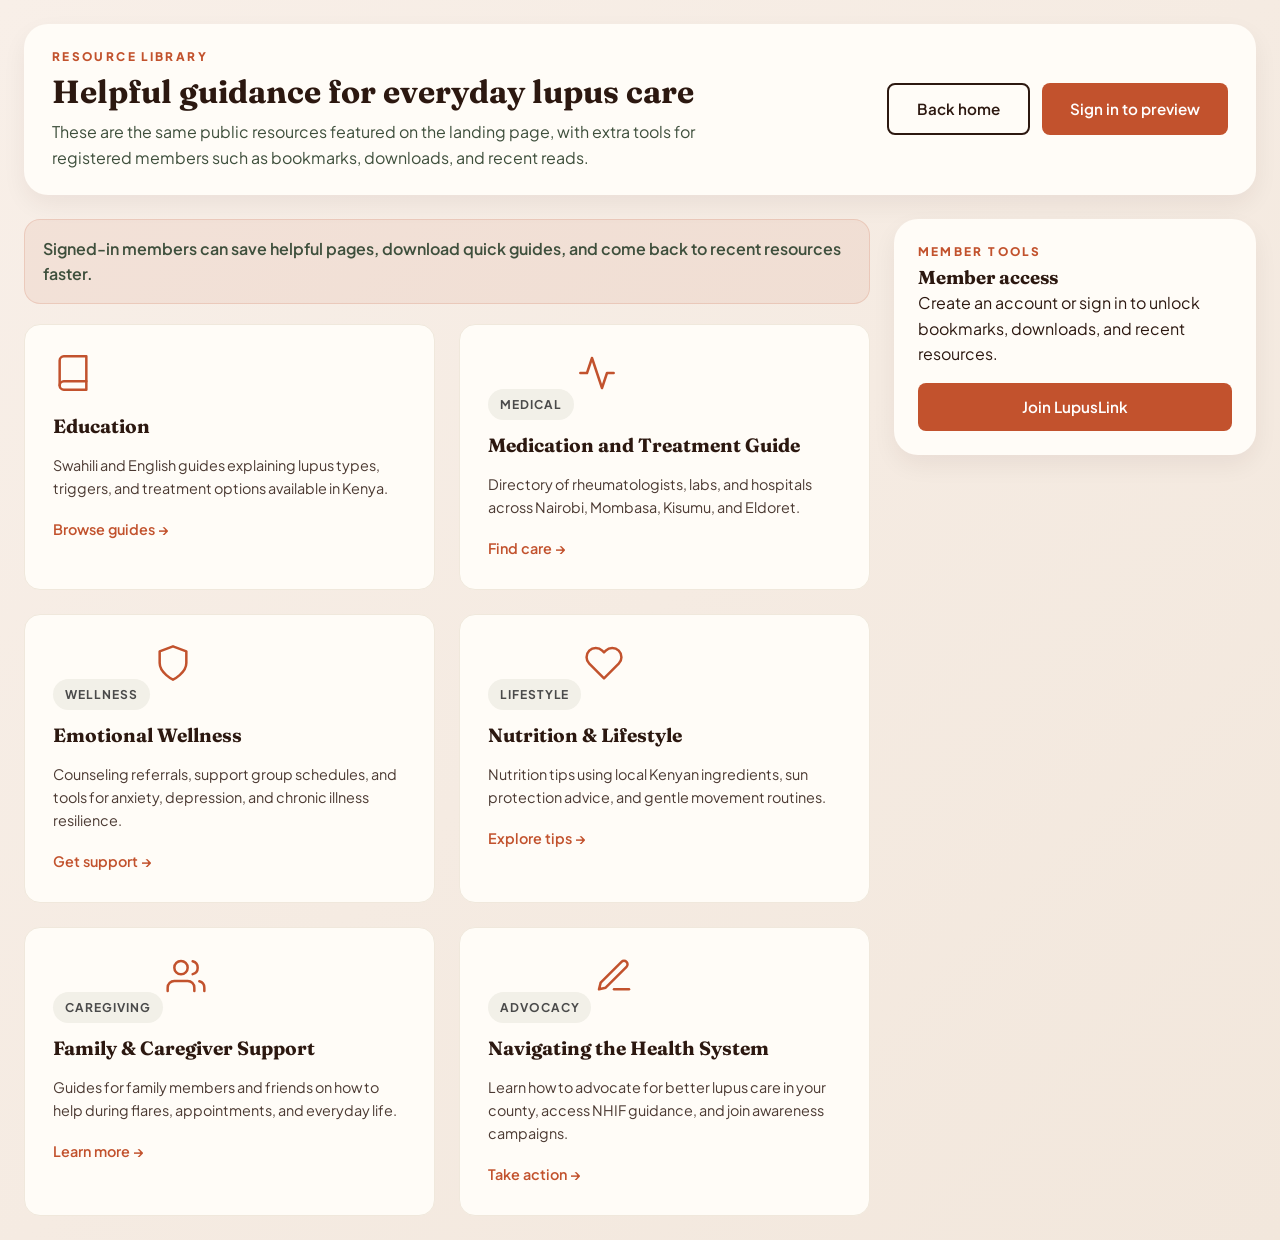
<file: resource_library.html>
<!DOCTYPE html>
<html lang="en">
<head>
    <meta charset="UTF-8">
    <meta name="viewport" content="width=device-width, initial-scale=1.0">
    <title>LupusLink | Resource Library</title>
    <link rel="preconnect" href="https://fonts.googleapis.com">
    <link rel="preconnect" href="https://fonts.gstatic.com" crossorigin>
    <link href="https://fonts.googleapis.com/css2?family=Fraunces:wght@500;600;700;800&family=Plus+Jakarta+Sans:wght@300;400;500;600;700&display=swap" rel="stylesheet">
    <link rel="stylesheet" href="styles.css">
</head>
<body class="resource-library-page">
    <div class="resource-library-shell">
        <header class="resource-library-header">
            <div>
                <p class="section-label">Resource library</p>
                <h1>Helpful guidance for everyday lupus care</h1>
                <p class="resource-library-intro">These are the same public resources featured on the landing page, with extra tools for registered members such as bookmarks, downloads, and recent reads.</p>
            </div>
            <div class="resource-library-actions">
                <a href="index.html" class="btn btn-outline">Back home</a>
                <a href="community_forum.html" id="forumPreviewLink" class="btn btn-primary">Open forum</a>
            </div>
        </header>

        <section class="resource-library-layout">
            <div class="resource-main">
                <div class="resource-library-cta" id="resourceLibraryCta">
                    <p>Signed-in members can save helpful pages, download quick guides, and come back to recent resources faster.</p>
                </div>

                <div class="resources-grid">
                    <article class="resource-card">
                        <svg class="resource-icon" viewBox="0 0 24 24" fill="none" stroke="currentColor" stroke-width="1.5" stroke-linecap="round" stroke-linejoin="round"><path d="M4 19.5A2.5 2.5 0 0 1 6.5 17H20"/><path d="M6.5 2H20v20H6.5A2.5 2.5 0 0 1 4 19.5v-15A2.5 2.5 0 0 1 6.5 2z"/></svg>
                        <h4>Education</h4>
                        <p>Swahili and English guides explaining lupus types, triggers, and treatment options available in Kenya.</p>
                        <a href="#" class="resource-link">Browse guides →</a>
                    </article>

                    <article class="resource-card">
                        <span class="resource-tag">Medical</span>
                        <svg class="resource-icon" viewBox="0 0 24 24" fill="none" stroke="currentColor" stroke-width="1.5" stroke-linecap="round" stroke-linejoin="round"><path d="M22 12h-4l-3 9L9 3l-3 9H2"/></svg>
                        <h4>Medication and Treatment Guide</h4>
                        <p>Directory of rheumatologists, labs, and hospitals across Nairobi, Mombasa, Kisumu, and Eldoret.</p>
                        <a href="#" class="resource-link">Find care →</a>
                    </article>

                    <article class="resource-card">
                        <span class="resource-tag">Wellness</span>
                        <svg class="resource-icon" viewBox="0 0 24 24" fill="none" stroke="currentColor" stroke-width="1.5" stroke-linecap="round" stroke-linejoin="round"><path d="M12 22s8-4 8-10V5l-8-3-8 3v7c0 6 8 10 8 10z"/></svg>
                        <h4>Emotional Wellness</h4>
                        <p>Counseling referrals, support group schedules, and tools for anxiety, depression, and chronic illness resilience.</p>
                        <a href="#" class="resource-link">Get support →</a>
                    </article>

                    <article class="resource-card">
                        <span class="resource-tag">Lifestyle</span>
                        <svg class="resource-icon" viewBox="0 0 24 24" fill="none" stroke="currentColor" stroke-width="1.5" stroke-linecap="round" stroke-linejoin="round"><path d="M20.84 4.61a5.5 5.5 0 00-7.78 0L12 5.67l-1.06-1.06a5.5 5.5 0 0 0-7.78 7.78l1.06 1.06L12 21.23l7.78-7.78 1.06-1.06a5.5 5.5 0 0 0 0-7.78z"/></svg>
                        <h4>Nutrition &amp; Lifestyle</h4>
                        <p>Nutrition tips using local Kenyan ingredients, sun protection advice, and gentle movement routines.</p>
                        <a href="#" class="resource-link">Explore tips →</a>
                    </article>

                    <article class="resource-card">
                        <span class="resource-tag">Caregiving</span>
                        <svg class="resource-icon" viewBox="0 0 24 24" fill="none" stroke="currentColor" stroke-width="1.5" stroke-linecap="round" stroke-linejoin="round"><path d="M17 21v-2a4 4 0 0 0-4-4H5a4 4 0 0 0-4 4v2"/><circle cx="9" cy="7" r="4"/><path d="M23 21v-2a4 4 0 0 0-3-3.87"/><path d="M16 3.13a4 4 0 0 1 0 7.75"/></svg>
                        <h4>Family &amp; Caregiver Support</h4>
                        <p>Guides for family members and friends on how to help during flares, appointments, and everyday life.</p>
                        <a href="#" class="resource-link">Learn more →</a>
                    </article>

                    <article class="resource-card">
                        <span class="resource-tag">Advocacy</span>
                        <svg class="resource-icon" viewBox="0 0 24 24" fill="none" stroke="currentColor" stroke-width="1.5" stroke-linecap="round" stroke-linejoin="round"><path d="M12 20h9"/><path d="M16.5 3.5a2.121 2.121 0 0 1 3 3L7 19l-4 1 1-4L16.5 3.5z"/></svg>
                        <h4>Navigating the Health System</h4>
                        <p>Learn how to advocate for better lupus care in your county, access NHIF guidance, and join awareness campaigns.</p>
                        <a href="#" class="resource-link">Take action →</a>
                    </article>
                </div>
            </div>

            <aside class="resource-sidebar">
                <div class="resource-panel">
                    <p class="section-label">Member tools</p>
                    <h3 id="memberToolsTitle">Welcome back</h3>
                    <p id="memberToolsText">Sign in to save resources, download quick guides, and revisit what you viewed most recently.</p>
                    <div id="memberToolsContent" class="member-tools-content">
                        <div class="member-tool-section">
                            <h4>Bookmarks</h4>
                            <ul class="member-tool-list">
                                <li>Medication and Treatment Guide</li>
                                <li>Nutrition &amp; Lifestyle</li>
                            </ul>
                        </div>
                        <div class="member-tool-section">
                            <h4>Downloads</h4>
                            <ul class="member-tool-list">
                                <li>Flare-day checklist</li>
                                <li>Sun safety handout</li>
                            </ul>
                        </div>
                        <div class="member-tool-section">
                            <h4>Recently viewed</h4>
                            <ul class="member-tool-list">
                                <li>Emotional Wellness</li>
                                <li>Family &amp; Caregiver Support</li>
                            </ul>
                        </div>
                        <a href="community_forum.html" class="btn btn-outline btn-small">Preview community forum</a>
                    </div>
                </div>
            </aside>
        </section>
    </div>

    <script>
        const isLoggedIn = localStorage.getItem('lupuslink-auth') === 'true';
        const memberToolsTitle = document.getElementById('memberToolsTitle');
        const memberToolsText = document.getElementById('memberToolsText');
        const memberToolsContent = document.getElementById('memberToolsContent');
        const resourceLibraryCta = document.getElementById('resourceLibraryCta');
        const forumPreviewLink = document.getElementById('forumPreviewLink');

        if (isLoggedIn) {
            memberToolsTitle.textContent = 'Your personal library';
            memberToolsText.textContent = 'These tools are ready for you whenever you need a quick refresher or a helpful download.';
            resourceLibraryCta.innerHTML = '<p>Welcome back. Your saved materials and recent reads are waiting for you.</p>';
        } else {
            memberToolsTitle.textContent = 'Member access';
            memberToolsText.textContent = 'Create an account or sign in to unlock bookmarks, downloads, and recent resources.';
            memberToolsContent.innerHTML = '<a href="sign_up.html" class="btn btn-primary">Join LupusLink</a>';
            forumPreviewLink.textContent = 'Sign in to preview';
            forumPreviewLink.href = 'sign_in.html';
        }
    </script>
</body>
</html>
</file>
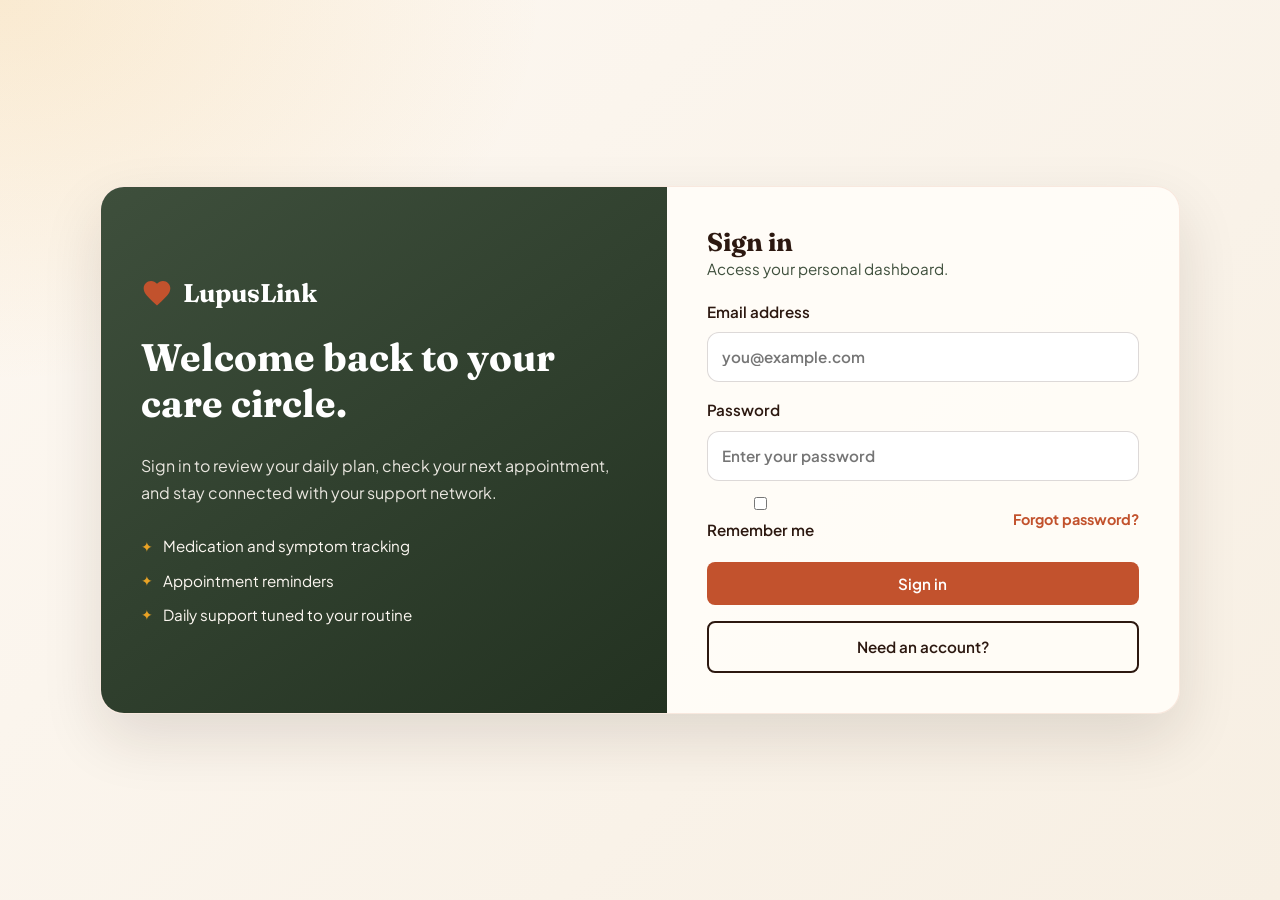
<file: sign_in.html>
<!DOCTYPE html>
<html lang="en">
<head>
    <meta charset="UTF-8">
    <meta name="viewport" content="width=device-width, initial-scale=1.0">
    <title>LupusLink | Sign In</title>
    <link rel="preconnect" href="https://fonts.googleapis.com">
    <link rel="preconnect" href="https://fonts.gstatic.com" crossorigin>
    <link href="https://fonts.googleapis.com/css2?family=Fraunces:wght@500;600;700;800&family=Plus+Jakarta+Sans:wght@300;400;500;600;700&display=swap" rel="stylesheet">
    <link rel="stylesheet" href="styles.css">
</head>
<body class="auth-page">
    <div class="auth-shell">
        <div class="auth-card">
            <div class="auth-hero">
                <a href="index.html" class="logo auth-logo">
                    <svg viewBox="0 0 24 24" fill="currentColor">
                        <path d="M12 21.35l-1.45-1.32C5.4 15.36 2 12.28 2 8.5 2 5.42 4.42 3 7.5 3c1.74 0 3.41.81 4.5 2.09C13.09 3.81 14.76 3 16.5 3 19.58 3 22 5.42 22 8.5c0 3.78-3.4 6.86-8.55 11.54L12 21.35z"/>
                    </svg>
                    LupusLink
                </a>
                <h1>Welcome back to your care circle.</h1>
                <p>Sign in to review your daily plan, check your next appointment, and stay connected with your support network.</p>
                <ul class="auth-benefits">
                    <li>Medication and symptom tracking</li>
                    <li>Appointment reminders</li>
                    <li>Daily support tuned to your routine</li>
                </ul>
            </div>

            <div class="auth-form-panel">
                <div class="auth-header">
                    <h2>Sign in</h2>
                    <p>Access your personal dashboard.</p>
                </div>
                <form class="auth-form" id="signin-form">
                    <label>
                        Email address
                        <input type="email" placeholder="you@example.com" required>
                    </label>
                    <label>
                        Password
                        <input type="password" placeholder="Enter your password" required>
                    </label>
                    <div class="form-row">
                        <label class="checkbox-label">
                            <input type="checkbox">
                            Remember me
                        </label>
                        <a href="#" class="inline-link">Forgot password?</a>
                    </div>
                    <button type="submit" class="btn btn-primary auth-submit">Sign in</button>
                </form>
                <a href="sign_up.html" class="btn btn-outline auth-switch">Need an account?</a>
            </div>
        </div>
    </div>

    <script>
        document.getElementById('signin-form').addEventListener('submit', function (event) {
            event.preventDefault();
            localStorage.setItem('lupuslink-auth', 'true');
            window.location.href = 'dashboard.html';
        });
    </script>
</body>
</html>
</file>
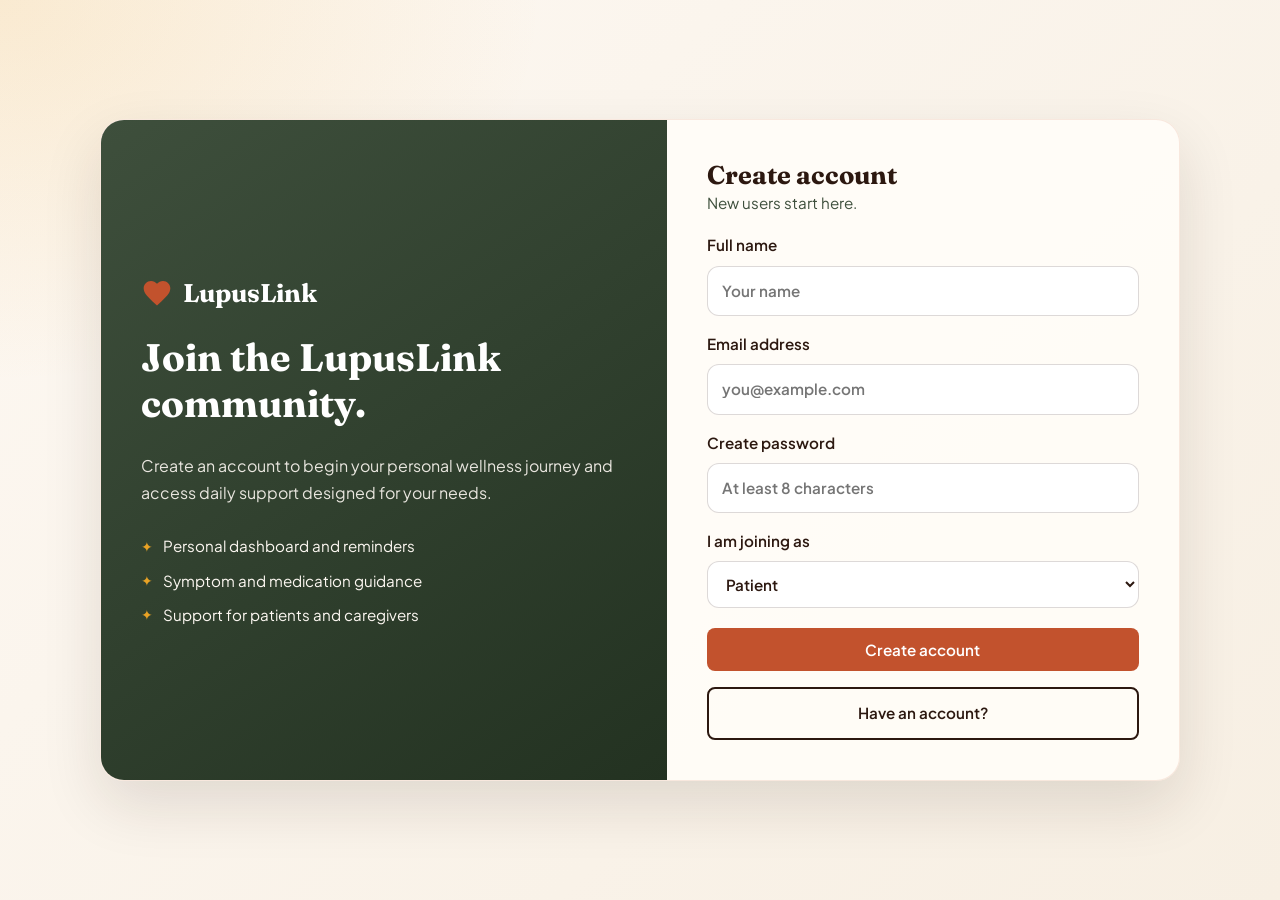
<file: sign_up.html>
<!DOCTYPE html>
<html lang="en">
<head>
    <meta charset="UTF-8">
    <meta name="viewport" content="width=device-width, initial-scale=1.0">
    <title>LupusLink | Sign Up</title>
    <link rel="preconnect" href="https://fonts.googleapis.com">
    <link rel="preconnect" href="https://fonts.gstatic.com" crossorigin>
    <link href="https://fonts.googleapis.com/css2?family=Fraunces:wght@500;600;700;800&family=Plus+Jakarta+Sans:wght@300;400;500;600;700&display=swap" rel="stylesheet">
    <link rel="stylesheet" href="styles.css">
</head>
<body class="auth-page">
    <div class="auth-shell">
        <div class="auth-card">
            <div class="auth-hero">
                <a href="index.html" class="logo auth-logo">
                    <svg viewBox="0 0 24 24" fill="currentColor">
                        <path d="M12 21.35l-1.45-1.32C5.4 15.36 2 12.28 2 8.5 2 5.42 4.42 3 7.5 3c1.74 0 3.41.81 4.5 2.09C13.09 3.81 14.76 3 16.5 3 19.58 3 22 5.42 22 8.5c0 3.78-3.4 6.86-8.55 11.54L12 21.35z"/>
                    </svg>
                    LupusLink
                </a>
                <h1>Join the LupusLink community.</h1>
                <p>Create an account to begin your personal wellness journey and access daily support designed for your needs.</p>
                <ul class="auth-benefits">
                    <li>Personal dashboard and reminders</li>
                    <li>Symptom and medication guidance</li>
                    <li>Support for patients and caregivers</li>
                </ul>
            </div>

            <div class="auth-form-panel">
                <div class="auth-header">
                    <h2>Create account</h2>
                    <p>New users start here.</p>
                </div>
                <form class="auth-form" id="signup-form">
                    <label>
                        Full name
                        <input type="text" placeholder="Your name" required>
                    </label>
                    <label>
                        Email address
                        <input type="email" placeholder="you@example.com" required>
                    </label>
                    <label>
                        Create password
                        <input type="password" placeholder="At least 8 characters" required>
                    </label>
                    <label>
                        I am joining as
                        <select>
                            <option>Patient</option>
                            <option>Caregiver</option>
                            <option>Healthcare supporter</option>
                        </select>
                    </label>
                    <button type="submit" class="btn btn-primary auth-submit">Create account</button>
                </form>
                <a href="sign_in.html" class="btn btn-outline auth-switch">Have an account?</a>
            </div>
        </div>
    </div>

    <script>
        document.getElementById('signup-form').addEventListener('submit', function (event) {
            event.preventDefault();
            localStorage.setItem('lupuslink-auth', 'true');
            window.location.href = 'dashboard.html';
        });
    </script>
</body>
</html>
</file>
<file: styles.css>
:root {
      --bg: #FDF8F2;
      --fg: #2C1810;
      --primary: #c2522d;
      --secondary: #5C7A5A;
      --secondary-dark: #3E4F3C;
      --accent: #E8A225;
      --card: #FFFCF7;
      --muted: #F0E8DC;
      --font-heading: 'Fraunces', serif;
      --font-body: 'Plus Jakarta Sans', sans-serif;
    }

    * {
      margin: 0;
      padding: 0;
      box-sizing: border-box;
    }

    html {
      scroll-behavior: smooth;
    }

    body {
      font-family: var(--font-body);
      background-color: var(--bg);
      color: var(--fg);
      line-height: 1.6;
      overflow-x: hidden;
    }

    h1, h2, h3, h4, h5, h6 {
      font-family: var(--font-heading);
      line-height: 1.2;
    }

    a {
      text-decoration: none;
      color: inherit;
    }

    ul {
      list-style: none;
    }

    .container {
      width: 90%;
      max-width: 1200px;
      margin: 0 auto;
    }

    /* Navbar */
    .navbar {
      position: sticky;
      top: 0;
      z-index: 1000;
      background: rgba(253, 248, 242, 0.85);
      backdrop-filter: blur(12px);
      -webkit-backdrop-filter: blur(12px);
      border-bottom: 1px solid var(--muted);
      transition: all 0.3s ease;
    }

    .navbar .container {
      display: flex;
      align-items: center;
      justify-content: space-between;
      height: 72px;
    }

    .logo {
      display: flex;
      align-items: center;
      gap: 10px;
      font-family: var(--font-heading);
      font-weight: 700;
      font-size: 1.5rem;
      color: var(--fg);
    }

    .logo svg {
      width: 32px;
      height: 32px;
      color: var(--primary);
    }

    .nav-links {
      display: flex;
      gap: 32px;
      align-items: center;
    }

    .nav-links a {
      font-size: 0.95rem;
      font-weight: 500;
      position: relative;
      transition: color 0.3s ease;
    }

    .nav-links a::after {
      content: '';
      position: absolute;
      bottom: -4px;
      left: 0;
      width: 0;
      height: 2px;
      background: var(--primary);
      transition: width 0.3s ease;
    }

    .nav-links a:hover::after {
      width: 100%;
    }

    .btn {
      display: inline-flex;
      align-items: center;
      justify-content: center;
      padding: 12px 28px;
      border-radius: 8px;
      font-family: var(--font-body);
      font-weight: 600;
      font-size: 0.95rem;
      cursor: pointer;
      transition: all 0.3s ease;
      border: none;
    }

    .btn-primary {
      background: var(--primary);
      color: #fff;
    }

    .btn-primary:hover {
      background: #a34424;
      transform: translateY(-2px);
      box-shadow: 0 8px 20px rgba(194, 82, 45, 0.25);
    }

    .btn-outline {
      background: transparent;
      color: var(--fg);
      border: 2px solid var(--fg);
    }

    .btn-outline:hover {
      background: var(--fg);
      color: var(--bg);
      transform: translateY(-2px);
    }

    .btn-outline-dark {
      background: transparent;
      color: #1B1B1B;
      border: 2px solid #1B1B1B;
      box-shadow: none;
    }

    .btn-outline-dark:hover {
      background: #1B1B1B;
      color: #fff;
      transform: translateY(-2px);
    }

    .btn-small {
      padding: 8px 18px;
      font-size: 0.85rem;
    }

    .hamburger {
      display: none;
      flex-direction: column;
      gap: 5px;
      cursor: pointer;
      background: none;
      border: none;
    }

    .hamburger span {
      display: block;
      width: 28px;
      height: 2px;
      background: var(--fg);
      transition: all 0.3s ease;
    }

    /* Hero */
    .hero {
      position: relative;
      padding: 80px 0 100px;
      overflow: hidden;
    }

    .hero-bg {
      position: absolute;
      inset: 0;
      z-index: -1;
      background:
        radial-gradient(at 80% 10%, rgba(232, 162, 37, 0.15) 0px, transparent 50%),
        radial-gradient(at 20% 80%, rgba(194, 82, 45, 0.12) 0px, transparent 50%),
        radial-gradient(at 50% 50%, rgba(92, 122, 90, 0.08) 0px, transparent 50%),
        linear-gradient(135deg, #FDF8F2 0%, #F7F0E6 100%);
    }

    .hero-grid {
      display: grid;
      grid-template-columns: 1fr 1fr;
      gap: 60px;
      align-items: center;
    }

    /* Hero image: framed photo variant — more circular */
    .hero-image img {
      width: 420px;
      max-width: 80%;
      aspect-ratio: 1 / 1;
      display: block;
      border-radius: 50%;
      object-fit: cover;
      box-shadow: 0 20px 40px rgba(44, 24, 16, 0.12);
      border: 8px solid rgba(255, 255, 255, 0.9);
      background-color: #fff;
      margin: 0 auto;
    }

    @media (max-width: 900px) {
      .hero-image img {
        width: 320px;
        max-width: 70%;
        border-radius: 50%;
      }
    }

    /* Alternative: set the PNG as a background for the hero
       To use this approach, add the class `bg-image` to the `.hero` element.
       Example: <section class="hero bg-image" id="join"> */
    .hero.bg-image .hero-bg {
      background-image:
        radial-gradient(at 80% 10%, rgba(232, 162, 37, 0.15) 0px, transparent 50%),
        radial-gradient(at 20% 80%, rgba(194, 82, 45, 0.12) 0px, transparent 50%),
        radial-gradient(at 50% 50%, rgba(92, 122, 90, 0.08) 0px, transparent 50%),
        linear-gradient(135deg, rgba(0,0,0,0.28), rgba(0,0,0,0.28)),
        url('WOC.png');
      background-size: cover;
      background-position: center;
      filter: saturate(0.95) contrast(0.95);
      mix-blend-mode: normal;
    }

    /* When using the background-image hero, make the text more readable */
    .hero.bg-image .hero-content h1,
    .hero.bg-image .hero-content p,
    .hero.bg-image .hero-content .tagline {
      color: #fff;
      text-shadow: 0 6px 20px rgba(0,0,0,0.45);
    }

    .hero-content h1 {
      font-size: clamp(2.5rem, 5vw, 4rem);
      font-weight: 600;
      margin-bottom: 20px;
      color: var(--fg);
    }

    .hero-content .tagline {
      font-family: var(--font-heading);
      font-style: italic;
      font-weight: 400;
      color: var(--primary);
      font-size: clamp(1.4rem, 3vw, 2rem);
      margin-bottom: 24px;
    }

    .hero-content p {
      font-size: 1.1rem;
      margin-bottom: 32px;
      max-width: 480px;
      opacity: 0.9;
    }

    .hero-actions {
      display: flex;
      gap: 16px;
      flex-wrap: wrap;
    }

    .hero-illustration {
      display: flex;
      justify-content: center;
      align-items: center;
    }

    .hero-illustration svg {
      max-width: 100%;
      height: auto;
      filter: drop-shadow(0 20px 30px rgba(44, 24, 16, 0.08));
    }

    /* Sections general */
    .section {
      padding: 80px 0;
    }

    .section-header {
      text-align: center;
      max-width: 640px;
      margin: 0 auto 56px;
    }

    .section-header h2 {
      font-size: clamp(2rem, 4vw, 2.8rem);
      margin-bottom: 12px;
 color: var(--fg);
    }

    .section-header p {
      font-size: 1.05rem;
      opacity: 0.85;
    }

    /* About */
    .about {
      padding: 80px 0;
    }

    /* Highlighted small label above the heading */
    .about .container > span {
      display: inline-block;
      text-transform: uppercase;
      color: var(--primary);
      background: rgba(240,232,220,0.9);
      padding: 6px 12px;
      border-radius: 999px;
      font-weight: 700;
      font-size: 0.85rem;
      letter-spacing: 0.6px;
      margin-bottom: 12px;
    }

    /* Reusable label pill (use for hero eyebrow and other small labels) */
    .label-pill {
      display: inline-block;
      text-transform: uppercase;
      color: var(--primary);
      background: rgba(240,232,220,0.95);
      padding: 6px 12px;
      border-radius: 999px;
      font-weight: 700;
      font-size: 0.85rem;
      letter-spacing: 0.6px;
      margin-bottom: 12px;
    }

    /* Hero eyebrow and small meta */
    .hero .hero-eyebrow {
      margin-bottom: 10px;
    }

    .hero-meta {
      display: flex;
      gap: 12px;
      align-items: center;
      margin-top: 18px;
      flex-wrap: wrap;
    }

    .hero-meta span {
      background: rgba(255,255,255,0.92);
      padding: 8px 12px;
      border-radius: 999px;
      font-weight: 600;
      font-size: 0.9rem;
      color: var(--fg);
      border: 1px solid rgba(0,0,0,0.04);
      box-shadow: 0 6px 18px rgba(44,24,16,0.04);
    }
    .about-stats {
      display: grid;
      grid-template-columns: repeat(3, 1fr);
      gap: 24px;
      margin: 28px 0 36px;
    }

    .stat-block {
      background: var(--card);
      border: 1px solid var(--muted);
      border-radius: 16px;
      padding: 32px 24px;
      text-align: center;
      transition: transform 0.3s ease, box-shadow 0.3s ease;
    }

    .stat-block:hover {
      transform: translateY(-4px);
      box-shadow: 0 12px 30px rgba(44, 24, 16, 0.06);
    }

    .stat-number {
      font-family: var(--font-heading);
      font-size: 2.5rem;
      font-weight: 700;
      color: var(--primary);
      display: block;
      margin-bottom: 8px;
    }

    .stat-label {
      font-size: 0.95rem;
      opacity: 0.85;
      font-weight: 500;
    }

    .about-content {
      display: grid;
      grid-template-columns: 1fr 1fr;
      gap: 48px;
      align-items: start;
    }

    .about-text h3 {
      font-size: 1.6rem;
      margin: 18px 0 12px;
      color: var(--fg);
    }

    .about-text p {
      margin-bottom: 18px;
      opacity: 0.95;
      max-width: 760px;
    }

    /* Ensure headings in the about-content match */
    .about-content h3 {
      font-size: 1.6rem;
      margin: 18px 0 12px;
      color: var(--fg);
    }

    /* Increase spacing for paragraphs inside about columns */
    .about-content p {
      margin-bottom: 22px;
      line-height: 1.7;
      opacity: 0.95;
    }

    /* Style the small explore link in living-with to appear lower and stand out */
    .living-with .btn-small {
      display: inline-block;
      margin-top: 26px;
      color: #A34424;
      font-weight: 800;
      background: transparent;
      border: none;
      padding: 6px 10px;
    }

    .living-with .btn-small:hover {
      text-decoration: underline;
    }

    .symptoms-checklist {
      margin-top: 16px;
    }

    .symptoms-checklist li {
      display: flex;
      align-items: center;
      gap: 12px;
      padding: 10px 0;
      border-bottom: 1px dashed var(--muted);
      font-size: 0.95rem;
    }

    .symptoms-checklist li:last-child {
      border-bottom: none;
    }

    .check-icon {
      width: 20px;
      height: 20px;
      color: var(--secondary);
      flex-shrink: 0;
    }

    /* Mission / Vision / Values */
    .mission-section {
      background: var(--secondary-dark);
      color: #FDF8F2;
      padding: 100px 0;
    }

    .mission-section .section-header h2,
    .mission-section .section-header p {
      color: #FDF8F2;
    }

    .mission-grid {
      display: grid;
      grid-template-columns: 1fr 1fr;
      gap: 48px;
      margin-bottom: 64px;
    }

    .mission-card h3 {
      font-size: 1.3rem;
      margin-bottom: 12px;
      color: var(--accent);
    }

    .mission-card p {
      opacity: 0.9;
      line-height: 1.7;
    }

    .values-grid {
      display: grid;
      grid-template-columns: repeat(3, 1fr);
      gap: 24px;
    }

    .value-card {
      background: rgba(255, 255, 255, 0.06);
      border: 1px solid rgba(255, 255, 255, 0.1);
      border-radius: 16px;
      padding: 32px 24px;
      transition: transform 0.3s ease, background 0.3s ease;
    }

    .value-card:hover {
      background: rgba(255, 255, 255, 0.1);
      transform: translateY(-4px);
    }

    .value-icon {
      width: 44px;
      height: 44px;
      color: var(--accent);
      margin-bottom: 16px;
    }

    .value-card h4 {
      font-size: 1.2rem;
      margin-bottom: 8px;
      color: #fff;
    }

    .value-card p {
      font-size: 0.95rem;
      opacity: 0.8;
    }

    /* Success Stories */
    .stories-grid {
      display: grid;
      grid-template-columns: repeat(3, 1fr);
      gap: 28px;
    }

    .story-card {
      background: var(--card);
      border: 1px solid var(--muted);
      border-radius: 20px;
      padding: 32px;
      display: flex;
      flex-direction: column;
      justify-content: space-between;
      min-height: 340px;
      transition: transform 0.3s ease, box-shadow 0.3s ease;
    }

    .story-card .story-content {
      display: flex;
      flex-direction: column;
      gap: 20px;
    }

    .story-quote {
      font-family: var(--font-heading);
      font-style: italic;
      font-size: 1.1rem;
      margin-bottom: 0;
      position: relative;
      padding-left: 20px;
      border-left: 3px solid var(--primary);
      color: var(--fg);
    }

    .star-rating {
      display: flex;
      align-items: center;
      gap: 6px;
      margin-top: 16px;
      color: #E8A225;
      font-size: 0.95rem;
    }

    .story-author {
      display: flex;
      align-items: center;
      gap: 14px;
      margin-top: 20px;
    }

    .story-footer {
      margin-top: auto;
    }

    .story-card:hover {
      transform: translateY(-4px);
      box-shadow: 0 16px 40px rgba(44, 24, 16, 0.07);
    }

    .story-quote {
      font-family: var(--font-heading);
      font-style: italic;
      font-size: 1.1rem;
      margin-bottom: 20px;
      position: relative;
      padding-left: 20px;
      border-left: 3px solid var(--primary);
      color: var(--fg);
    }

    .story-author {
      display: flex;
      align-items: center;
      gap: 14px;
    }

    .author-avatar {
      width: 48px;
      height: 48px;
      border-radius: 50%;
      background: var(--muted);
      display: flex;
      align-items: center;
      justify-content: center;
      font-family: var(--font-heading);
      font-weight: 700;
      color: var(--primary);
      font-size: 1.1rem;
    }

    .author-info strong {
      display: block;
      font-weight: 600;
      font-size: 0.95rem;
    }

    .author-info span {
      font-size: 0.85rem;
      opacity: 0.7;
    }

    /* Resource Library */
    .resource-library-page {
      background: linear-gradient(135deg, #f8efe8 0%, #f2e7dc 100%);
      min-height: 100vh;
      padding: 24px;
    }

    .resource-library-shell {
      max-width: 1280px;
      margin: 0 auto;
      display: flex;
      flex-direction: column;
      gap: 24px;
    }

    .resource-library-header {
      background: var(--card);
      border-radius: 24px;
      padding: 24px 28px;
      display: flex;
      justify-content: space-between;
      align-items: center;
      gap: 16px;
      box-shadow: 0 10px 24px rgba(44,24,16,0.06);
    }

    .resource-library-intro {
      max-width: 720px;
      margin-top: 8px;
      color: var(--secondary-dark);
    }

    .resource-library-actions {
      display: flex;
      gap: 12px;
      flex-wrap: wrap;
    }

    .resource-library-layout {
      display: grid;
      grid-template-columns: 1.4fr 0.6fr;
      gap: 24px;
      align-items: start;
    }

    .resource-main {
      display: flex;
      flex-direction: column;
      gap: 20px;
    }

    .resource-library-cta {
      background: rgba(194,82,45,0.08);
      border: 1px solid rgba(194,82,45,0.16);
      border-radius: 16px;
      padding: 16px 18px;
      color: var(--secondary-dark);
      font-weight: 600;
    }

    .resource-sidebar {
      display: flex;
      flex-direction: column;
      gap: 16px;
    }

    .resource-panel {
      background: var(--card);
      border-radius: 24px;
      padding: 24px;
      box-shadow: 0 10px 24px rgba(44,24,16,0.06);
    }

    .member-tools-content {
      display: flex;
      flex-direction: column;
      gap: 16px;
      margin-top: 16px;
    }

    .member-tool-section h4 {
      margin-bottom: 8px;
      font-size: 1rem;
    }

    .member-tool-list {
      display: flex;
      flex-direction: column;
      gap: 8px;
      padding-left: 18px;
      color: var(--secondary-dark);
    }

    .member-tool-list li {
      list-style: disc;
    }

    /* Resources */
    .resources-grid {
      display: grid;
      grid-template-columns: repeat(auto-fit, minmax(280px, 1fr));
      gap: 24px;
    }

    .resource-card {
      background: var(--card);
      border: 1px solid var(--muted);
      border-radius: 16px;
      padding: 28px;
      transition: all 0.3s ease;
    }

    .resource-card:hover {
      border-color: var(--primary);
      transform: translateY(-4px);
      box-shadow: 0 12px 30px rgba(44, 24, 16, 0.06);
    }

    .resource-icon {
      width: 40px;
      height: 40px;
      margin-bottom: 16px;
      color: var(--primary);
    }

    .resource-tag {
      display: inline-block;
      background: #F2F0E8;
      color: #4A4A4A;
      border-radius: 999px;
      padding: 6px 12px;
      font-size: 0.75rem;
      font-weight: 700;
      text-transform: uppercase;
      letter-spacing: 0.08em;
      margin-bottom: 14px;
    }

    .resource-card h4 {
      font-size: 1.2rem;
      margin-bottom: 16px;
      color: var(--fg);
    }

    .resource-card p {
      font-size: 0.9rem;
      opacity: 0.85;
      margin-bottom: 16px;
    }

    .resource-link {
      font-weight: 600;
      font-size: 0.9rem;
      color: var(--primary);
      display: inline-flex;
      align-items: center;
      gap: 6px;
    }

    .resource-link:hover {
      gap: 10px;
    }

    /* Events */
    .events-grid {
      display: grid;
      grid-template-columns: repeat(auto-fit, minmax(260px, 1fr));
      gap: 24px;
    }

    .event-card {
      background: var(--card);
      border: 1px solid var(--muted);
      border-radius: 16px;
      overflow: hidden;
      transition: transform 0.3s ease;
    }

    .event-card:hover {
      transform: translateY(-4px);
      box-shadow: 0 12px 30px rgba(44, 24, 16, 0.06);
    }

    .event-date {
      background: var(--primary);
      color: #fff;
      padding: 16px;
      text-align: center;
      font-family: var(--font-heading);
    }

    .event-date .day {
      font-size: 1.8rem;
      font-weight: 700;
      display: block;
 line-height: 1;
    }

    .event-date .month {
      font-size: 0.8rem;
      text-transform: uppercase;
      letter-spacing: 1px;
 opacity: 0.9;
    }

    .event-body {
      padding: 20px;
    }

    .event-tag {
      display: inline-block;
      font-size: 0.75rem;
      font-weight: 600;
      text-transform: uppercase;
      letter-spacing: 0.5px;
      padding: 4px 10px;
      border-radius: 100px;
      margin-bottom: 10px;
    }

    .tag-inperson {
      background: rgba(92, 122, 90, 0.15);
      color: var(--secondary-dark);
    }

    .tag-online {
      background: rgba(194, 82, 45, 0.12);
      color: var(--primary);
    }

    .tag-hybrid {
      background: rgba(232, 162, 37, 0.15);
      color: #966b16;
    }

    .event-body h4 {
      font-size: 1.1rem;
      margin-bottom: 6px;
    }

    .section-subtitle {
      display: block;
      text-align: center;
      color: #A34424;
      font-size: 0.85rem;
      letter-spacing: 0.24em;
      font-weight: 800;
      margin-bottom: 12px;
      text-transform: uppercase;
    }

    .story-cta {
      display: inline-flex;
      margin: 36px auto 0;
      color: #A34424;
      font-weight: 800;
      background: transparent;
      border: none;
      text-decoration: none;
      font-size: 0.95rem;
      justify-content: center;
    }

    .story-cta:hover {
      text-decoration: underline;
    }

    .events-footer {
      margin-top: 32px;
      display: flex;
      justify-content: center;
    }

    .event-body .location {
      font-size: 0.85rem;
      opacity: 0.7;
      display: flex;
      align-items: center;
      gap: 6px;
    }

    /* FAQ */
    .faq-list {
      max-width: 800px;
      margin: 0 auto;
    }

    .faq-item {
      border-bottom: 1px solid var(--muted);
      overflow: hidden;
    }

    .faq-question {
      width: 100%;
      background: none;
      border: none;
      text-align: left;
      padding: 24px 0;
      font-family: var(--font-body);
      font-size: 1.05rem;
      font-weight: 600;
      color: var(--fg);
      cursor: pointer;
      display: flex;
      justify-content: space-between;
      align-items: center;
      transition: color 0.3s ease;
    }

    .faq-question:hover {
      color: var(--primary);
    }

    .faq-icon {
      width: 24px;
      height: 24px;
      color: var(--primary);
      transition: transform 0.3s ease;
 flex-shrink: 0;
 margin-left: 16px;
    }

    .faq-item.active .faq-icon {
      transform: rotate(45deg);
    }

    .faq-answer {
      max-height: 0;
      overflow: hidden;
      transition: max-height 0.4s cubic-bezier(0.4, 0, 0.2, 1), padding 0.4s ease;
    }

    .faq-item.active .faq-answer {
      max-height: 300px;
      padding-bottom: 24px;
    }

    .faq-answer p {
      opacity: 0.9;
      line-height: 1.7;
    }

    /* Footer */
    .footer {
      background: var(--fg);
      color: var(--muted);
      padding: 80px 0 32px;
    }

    .footer-grid {
      display: grid;
      grid-template-columns: 2fr 1fr 1fr 1.5fr;
      gap: 48px;
      margin-bottom: 64px;
    }

    .footer-brand .logo {
      color: var(--bg);
      margin-bottom: 16px;
    }

    .footer-brand p {
      font-size: 0.95rem;
      opacity: 0.8;
      line-height: 1.7;
      max-width: 300px;
    }

    .footer-column h5 {
      color: var(--bg);
      font-size: 1rem;
      margin-bottom: 20px;
      font-family: var(--font-body);
      font-weight: 700;
      letter-spacing: 0.5px;
    }

    .footer-column ul li {
      margin-bottom: 12px;
    }

    .footer-column ul li a {
      font-size: 0.95rem;
      opacity: 0.8;
      transition: opacity 0.3s ease, color 0.3s ease;
    }

    .footer-column ul li a:hover {
      opacity: 1;
      color: var(--bg);
    }

    .footer-contact p {
      margin-bottom: 8px;
      font-size: 0.95rem;
      display: flex;
      align-items: center;
      gap: 8px;
    }

    .footer-bottom {
      border-top: 1px solid rgba(255, 255, 255, 0.1);
      padding-top: 24px;
      display: flex;
      justify-content: space-between;
      align-items: center;
      flex-wrap: wrap;
      gap: 16px;
    }

    .footer-bottom p {
      font-size: 0.85rem;
      opacity: 0.6;
    }

    /* Authentication page */
    .auth-page {
      min-height: 100vh;
      background:
        radial-gradient(at top left, rgba(232, 162, 37, 0.16), transparent 30%),
        linear-gradient(135deg, #fdf8f2 0%, #f7efe3 100%);
      display: flex;
      align-items: center;
      justify-content: center;
      padding: 32px 16px;
    }

    .auth-shell {
      width: min(100%, 1080px);
    }

    .auth-card {
      display: grid;
      grid-template-columns: 1.05fr 0.95fr;
      border-radius: 24px;
      overflow: hidden;
      background: rgba(255, 252, 247, 0.96);
      box-shadow: 0 24px 60px rgba(44, 24, 16, 0.12);
      border: 1px solid rgba(194, 82, 45, 0.12);
    }

    .auth-hero {
      padding: 40px;
      background: linear-gradient(145deg, var(--secondary-dark) 0%, #233221 100%);
      color: #fdf8f2;
      display: flex;
      flex-direction: column;
      justify-content: center;
      gap: 20px;
    }

    .auth-logo {
      color: #fff;
      font-size: 1.6rem;
    }

    .auth-hero h1 {
      font-size: clamp(1.8rem, 3vw, 2.4rem);
      color: #fff;
      margin-bottom: 6px;
    }

    .auth-hero p {
      font-size: 1rem;
      line-height: 1.7;
      opacity: 0.9;
    }

    .auth-benefits {
      display: grid;
      gap: 10px;
      margin-top: 8px;
    }

    .auth-benefits li {
      display: flex;
      align-items: center;
      gap: 10px;
      font-size: 0.95rem;
    }

    .auth-benefits li::before {
      content: '✦';
      color: var(--accent);
      font-size: 0.85rem;
    }

    .auth-form-panel {
      padding: 40px;
      display: flex;
      flex-direction: column;
      justify-content: center;
    }

    .auth-toggle {
      display: inline-flex;
      background: var(--muted);
      border-radius: 999px;
      padding: 6px;
      margin-bottom: 24px;
      width: fit-content;
    }

    .auth-tab {
      background: transparent;
      border: none;
      padding: 10px 16px;
      border-radius: 999px;
      font-weight: 700;
      cursor: pointer;
      color: var(--secondary-dark);
      transition: all 0.2s ease;
    }

    .auth-tab.active {
      background: var(--primary);
      color: #fff;
    }

    .auth-form {
      display: flex;
      flex-direction: column;
      gap: 16px;
    }

    .auth-form label {
      display: flex;
      flex-direction: column;
      gap: 8px;
      font-weight: 600;
      font-size: 0.95rem;
      color: var(--fg);
    }

    .auth-form input,
    .auth-form select {
      width: 100%;
      padding: 12px 14px;
      border: 1px solid rgba(44, 24, 16, 0.16);
      border-radius: 12px;
      font: inherit;
      background: #fff;
      color: var(--fg);
    }

    .auth-form input:focus,
    .auth-form select:focus {
      outline: 2px solid rgba(194, 82, 45, 0.24);
      border-color: var(--primary);
    }

    .form-row {
      display: flex;
      justify-content: space-between;
      align-items: center;
      gap: 12px;
      font-size: 0.9rem;
      color: var(--secondary-dark);
    }

    .checkbox-label {
      display: flex;
      align-items: center;
      gap: 8px;
      font-weight: 500;
    }

    .checkbox-label input {
      width: auto;
      margin: 0;
    }

    .inline-link,
    .switch-link {
      color: var(--primary);
      font-weight: 700;
    }

    .auth-submit {
      width: 100%;
      margin-top: 4px;
    }

    .auth-switch {
      margin-top: 16px;
      width: 100%;
    }

    .auth-header {
      margin-bottom: 18px;
    }

    .auth-header h2 {
      font-size: 1.6rem;
      color: var(--fg);
    }

    .auth-header p {
      color: var(--secondary-dark);
      font-size: 0.95rem;
    }

    .form-footnote {
      font-size: 0.95rem;
      color: var(--secondary-dark);
      text-align: center;
      margin-top: 4px;
    }

    /* Dashboard */
    .dashboard-page {
      background: #f8efe8;
      color: var(--fg);
      min-height: 100vh;
    }

    .dashboard-shell {
      display: grid;
      grid-template-columns: 280px 1fr;
      min-height: 100vh;
    }

    .sidebar {
      background: linear-gradient(180deg, #3e4f3c 0%, #2f3b2e 100%);
      color: #fdf8f2;
      padding: 24px 20px;
      position: sticky;
      top: 0;
      height: 100vh;
      display: flex;
      flex-direction: column;
      gap: 20px;
    }

    .sidebar-top {
      display: flex;
      align-items: center;
      justify-content: space-between;
      gap: 12px;
    }

    .sidebar-logo {
      color: #fff;
      font-size: 1.2rem;
    }

    .mobile-nav-toggle {
      display: none;
      background: transparent;
      border: 1px solid rgba(255,255,255,0.2);
      border-radius: 8px;
      padding: 8px;
      cursor: pointer;
    }

    .mobile-nav-toggle span {
      display: block;
      width: 18px;
      height: 2px;
      background: #fff;
      margin: 3px 0;
    }

    .profile-card {
      display: flex;
      align-items: center;
      gap: 12px;
      background: rgba(255,255,255,0.12);
      padding: 14px;
      border-radius: 16px;
      transition: background 0.2s ease, transform 0.2s ease;
    }

    .profile-card:hover {
      background: rgba(255,255,255,0.2);
      transform: translateY(-2px);
    }

    .avatar {
      width: 48px;
      height: 48px;
      border-radius: 50%;
      display: grid;
      place-items: center;
      background: var(--accent);
      color: #fff;
      font-weight: 700;
    }

    .profile-card h3 {
      font-size: 1rem;
      color: #fff;
    }

    .profile-card p {
      font-size: 0.85rem;
      opacity: 0.8;
    }

    .sidebar-nav {
      display: flex;
      flex-direction: column;
      gap: 6px;
    }

    .sidebar-nav a {
      padding: 10px 12px;
      border-radius: 10px;
      color: rgba(255,255,255,0.9);
      font-weight: 600;
    }

    .sidebar-nav a.active,
    .sidebar-nav a:hover {
      background: rgba(255,255,255,0.16);
    }

    .sidebar-footer {
      margin-top: auto;
      padding-top: 12px;
      border-top: 1px solid rgba(255,255,255,0.16);
      display: grid;
      gap: 10px;
    }

    .main-content {
      padding: 28px;
      display: flex;
      flex-direction: column;
      gap: 24px;
    }

    .dashboard-header {
      display: flex;
      justify-content: space-between;
      align-items: center;
      gap: 16px;
      background: var(--card);
      border-radius: 20px;
      padding: 24px 28px;
      box-shadow: 0 10px 24px rgba(44,24,16,0.06);
    }

    .section-label {
      text-transform: uppercase;
      letter-spacing: 0.2em;
      font-size: 0.74rem;
      font-weight: 800;
      color: var(--primary);
      margin-bottom: 6px;
    }

    .header-date {
      color: var(--secondary-dark);
      font-size: 0.95rem;
      margin-top: 6px;
    }

    .overview-row {
      display: grid;
      grid-template-columns: repeat(4, minmax(0, 1fr));
      gap: 16px;
    }

    .overview-card {
      background: var(--card);
      border-radius: 16px;
      padding: 18px;
      box-shadow: 0 10px 24px rgba(44,24,16,0.06);
      display: flex;
      flex-direction: column;
      gap: 6px;
    }

    .overview-label {
      font-size: 0.85rem;
      color: var(--secondary-dark);
    }

    .overview-card strong {
      font-size: 1.05rem;
      font-family: var(--font-heading);
    }

    .dashboard-grid {
      display: grid;
      grid-template-columns: 1.35fr 0.95fr;
      gap: 20px;
    }

    .dashboard-column {
      display: flex;
      flex-direction: column;
      gap: 20px;
    }

    .dashboard-sidebar {
      display: flex;
      flex-direction: column;
      gap: 20px;
    }

    .panel {
      background: var(--card);
      border-radius: 20px;
      padding: 20px;
      box-shadow: 0 10px 24px rgba(44,24,16,0.06);
    }

    .panel-heading {
      display: flex;
      justify-content: space-between;
      align-items: start;
      gap: 12px;
      margin-bottom: 14px;
    }

    .panel-heading h2 {
      font-size: 1.2rem;
    }

    .pill-badge {
      background: rgba(194,82,45,0.12);
      color: var(--primary);
      border-radius: 999px;
      padding: 6px 10px;
      font-size: 0.78rem;
      font-weight: 700;
    }

    .progress-shell {
      height: 10px;
      background: var(--muted);
      border-radius: 999px;
      overflow: hidden;
      margin-bottom: 16px;
    }

    .progress-bar {
      height: 100%;
      border-radius: inherit;
      background: linear-gradient(90deg, var(--secondary) 0%, var(--primary) 100%);
      transition: width 0.3s ease;
    }

    .check-list,
    .appointment-list {
      display: flex;
      flex-direction: column;
      gap: 10px;
    }

    .check-list li,
    .appointment-list li {
      border: 1px solid var(--muted);
      border-radius: 12px;
      padding: 10px 12px;
      display: flex;
      justify-content: space-between;
      align-items: center;
      gap: 10px;
    }

    .check-list label {
      display: flex;
      align-items: center;
      gap: 10px;
      cursor: pointer;
      font-size: 0.95rem;
      flex: 1;
    }

    .check-list input {
      accent-color: var(--primary);
    }

    .check-list li.complete span {
      text-decoration: line-through;
      opacity: 0.75;
    }

    .severity-list {
      display: flex;
      flex-direction: column;
      gap: 10px;
    }

    .severity-item {
      display: grid;
      grid-template-columns: 70px 1fr 24px;
      align-items: center;
      gap: 10px;
      font-size: 0.92rem;
    }

    .severity-bar {
      height: 8px;
      border-radius: 999px;
      background: var(--muted);
      overflow: hidden;
    }

    .severity-bar span {
      display: block;
      height: 100%;
      border-radius: inherit;
    }

    .severity-bar .mild { width: 45%; background: var(--secondary); }
    .severity-bar .moderate { width: 70%; background: var(--accent); }
    .severity-bar .high { width: 90%; background: var(--primary); }

    .symptom-log {
      margin-top: 18px;
      padding: 18px;
      background: #fff8f3;
      border: 1px solid rgba(194,82,45,0.12);
      border-radius: 18px;
      display: grid;
      gap: 14px;
    }

    .symptom-log-header {
      display: flex;
      justify-content: space-between;
      align-items: center;
      gap: 12px;
    }

    .symptom-log-header p {
      font-weight: 700;
      margin-bottom: 0;
    }

    .symptom-log-summary {
      display: grid;
      gap: 8px;
      color: var(--secondary-dark);
      font-size: 0.95rem;
    }

    .severity-indicator {
      display: inline-flex;
      align-items: center;
      justify-content: center;
      padding: 6px 12px;
      border-radius: 999px;
      font-size: 0.8rem;
      font-weight: 700;
      text-transform: uppercase;
      letter-spacing: 0.08em;
      background: rgba(92,122,90,0.12);
      color: var(--secondary-dark);
    }

    .severity-indicator.low {
      background: rgba(92,122,90,0.12);
      color: var(--secondary-dark);
    }

    .severity-indicator.mild {
      background: rgba(232,162,37,0.14);
      color: var(--accent);
    }

    .severity-indicator.moderate {
      background: rgba(194,82,45,0.13);
      color: var(--primary);
    }

    .severity-indicator.high {
      background: rgba(194,82,45,0.22);
      color: #a34424;
    }

    .symptom-form textarea {
      width: 100%;
      border: 1px solid rgba(44,24,16,0.12);
      border-radius: 16px;
      padding: 14px 16px;
      resize: vertical;
      font-family: inherit;
      min-height: 94px;
      color: var(--fg);
    }

    .symptom-controls {
      display: grid;
      gap: 12px;
    }

    .severity-picker {
      display: grid;
      gap: 10px;
    }

    .severity-picker label {
      font-size: 0.92rem;
      color: var(--secondary-dark);
    }

    .severity-tags {
      display: flex;
      flex-wrap: wrap;
      gap: 8px;
    }

    .severity-tag {
      border: 1px solid rgba(44,24,16,0.12);
      background: #fff;
      border-radius: 999px;
      color: var(--fg);
      padding: 8px 14px;
      font-size: 0.88rem;
      cursor: pointer;
      transition: all 0.2s ease;
    }

    .severity-tag:hover,
    .severity-tag.active {
      border-color: rgba(194,82,45,0.35);
      background: rgba(194,82,45,0.1);
      color: var(--primary);
    }

    .severity-tag[data-severity="high"].active {
      background: rgba(194,82,45,0.22);
      color: #a34424;
    }

    .severity-tag[data-severity="moderate"].active {
      background: rgba(232,162,37,0.15);
      color: var(--accent);
    }

    .symptom-form .btn {
      width: max-content;
      padding: 10px 20px;
    }

    .appointment-list li {
      display: flex;
      flex-direction: column;
      gap: 4px;
      align-items: flex-start;
      cursor: pointer;
    }

    .appointment-list small,
    .mood-summary p,
    .tip-box {
      color: var(--secondary-dark);
      font-size: 0.88rem;
    }

    .mood-summary {
      margin-bottom: 12px;
      padding: 10px 12px;
      background: rgba(232,162,37,0.14);
      border-radius: 12px;
      min-height: 54px;
    }

    .mood-form {
      display: flex;
      flex-direction: column;
      gap: 10px;
    }

    .mood-form.collapsed {
      display: none;
    }

    .mood-options {
      display: flex;
      flex-wrap: wrap;
      gap: 10px;
    }

    .mood-options label {
      display: flex;
      align-items: center;
      gap: 6px;
      font-weight: 600;
      font-size: 0.92rem;
    }

    .mood-form textarea {
      width: 100%;
      border-radius: 12px;
      border: 1px solid var(--muted);
      padding: 10px 12px;
      resize: vertical;
      font: inherit;
    }

    .water-grid {
      display: grid;
      grid-template-columns: repeat(4, 1fr);
      gap: 8px;
      margin-bottom: 12px;
    }

    .water-glass {
      border: 1px solid rgba(44,24,16,0.16);
      border-radius: 10px;
      padding: 10px 0;
      background: #fff;
      cursor: pointer;
      font-size: 1rem;
    }

    .water-glass.filled {
      background: linear-gradient(180deg, #b8d7ff 0%, #5c7a5a 100%);
      color: #fff;
    }

    .water-controls {
      display: flex;
      justify-content: space-between;
      align-items: center;
      gap: 10px;
      font-weight: 700;
    }

    .rest-panel p {
      margin-bottom: 10px;
    }

    .tip-box {
      padding: 10px 12px;
      border-radius: 12px;
      background: rgba(194,82,45,0.1);
      border: 1px solid rgba(194,82,45,0.14);
    }

    .rest-panel {
      background: linear-gradient(135deg, rgba(194,82,45,0.1) 0%, rgba(232,162,37,0.14) 100%);
      border: 1px solid rgba(194,82,45,0.14);
    }

    .forum-page {
      min-height: 100vh;
      background: linear-gradient(135deg, #f8efe8 0%, #f2e7dc 100%);
      padding: 24px;
    }

    .forum-shell {
      max-width: 1100px;
      margin: 0 auto;
      display: flex;
      flex-direction: column;
      gap: 24px;
    }

    .forum-header {
      background: var(--card);
      border-radius: 24px;
      padding: 24px 28px;
      display: flex;
      justify-content: space-between;
      align-items: center;
      gap: 16px;
      box-shadow: 0 10px 24px rgba(44,24,16,0.06);
    }

    .forum-intro {
      max-width: 680px;
      margin-top: 8px;
      color: var(--secondary-dark);
    }

    .forum-grid {
      display: grid;
      grid-template-columns: 1.2fr 0.8fr;
      gap: 24px;
    }

    .forum-card {
      background: var(--card);
      border-radius: 24px;
      padding: 24px;
      box-shadow: 0 10px 24px rgba(44,24,16,0.06);
    }

    .forum-form {
      display: flex;
      flex-direction: column;
      gap: 14px;
    }

    .forum-form label {
      display: flex;
      flex-direction: column;
      gap: 8px;
      font-weight: 600;
      color: var(--fg);
    }

    .forum-form input,
    .forum-form select,
    .forum-form textarea {
      border: 1px solid var(--muted);
      border-radius: 12px;
      padding: 10px 12px;
      font: inherit;
    }

    .discussion-list {
      display: flex;
      flex-direction: column;
      gap: 10px;
    }

    .discussion-list li {
      padding: 12px 14px;
      background: rgba(194,82,45,0.08);
      border-radius: 12px;
      color: var(--fg);
      font-weight: 600;
    }

    .profile-page {
      background: linear-gradient(135deg, #f9efe8 0%, #f4e8de 100%);
      min-height: 100vh;
      padding: 24px;
    }

    .profile-shell {
      max-width: 1100px;
      margin: 0 auto;
      display: flex;
      flex-direction: column;
      gap: 24px;
    }

    .profile-header {
      background: var(--card);
      border-radius: 24px;
      padding: 24px 28px;
      display: flex;
      justify-content: space-between;
      align-items: center;
      gap: 16px;
      box-shadow: 0 10px 24px rgba(44,24,16,0.06);
    }

    .profile-intro {
      max-width: 640px;
      color: var(--secondary-dark);
      margin-top: 8px;
    }

    .profile-grid {
      display: grid;
      grid-template-columns: 1.2fr 0.8fr;
      gap: 24px;
    }

    .profile-card-panel,
    .profile-info-panel {
      display: flex;
      flex-direction: column;
      gap: 20px;
    }

    .profile-card-panel {
      background: var(--card);
      border-radius: 24px;
      padding: 24px;
      box-shadow: 0 10px 24px rgba(44,24,16,0.06);
    }

    .profile-photo-box {
      display: flex;
      align-items: center;
      gap: 16px;
      margin-bottom: 18px;
    }

    .profile-photo {
      width: 72px;
      height: 72px;
      border-radius: 50%;
      background: linear-gradient(135deg, var(--primary), var(--accent));
      color: #fff;
      display: grid;
      place-items: center;
      font-family: var(--font-heading);
      font-size: 1.4rem;
      font-weight: 700;
    }

    .profile-form {
      display: flex;
      flex-direction: column;
      gap: 14px;
    }

    .profile-form label {
      display: flex;
      flex-direction: column;
      gap: 8px;
      font-weight: 600;
      color: var(--fg);
    }

    .profile-form input {
      border: 1px solid var(--muted);
      border-radius: 12px;
      padding: 10px 12px;
      font: inherit;
    }

    .profile-actions {
      display: flex;
      gap: 12px;
      flex-wrap: wrap;
      margin-top: 8px;
    }

    .toggle-list {
      display: flex;
      flex-direction: column;
      gap: 10px;
    }

    .toggle-list label {
      display: flex;
      align-items: center;
      gap: 8px;
      font-weight: 600;
      color: var(--fg);
    }

    .profile-panel p {
      color: var(--secondary-dark);
      line-height: 1.7;
    }

    .inline-form {
      display: flex;
      gap: 8px;
      margin-top: 12px;
      flex-wrap: wrap;
    }

    .inline-form input {
      flex: 1;
      min-width: 140px;
      border: 1px solid var(--muted);
      border-radius: 10px;
      padding: 10px 12px;
      font: inherit;
    }

    .remove-btn {
      border: none;
      background: rgba(194,82,45,0.12);
      color: var(--primary);
      width: 28px;
      height: 28px;
      border-radius: 50%;
      cursor: pointer;
      font-size: 1rem;
    }

    .empty-state {
      justify-content: center;
      color: var(--secondary-dark);
      font-size: 0.92rem;
      text-align: center;
    }

    /* Animations disabled */
    .reveal {
      opacity: 1 !important;
      transform: none !important;
      transition: none !important;
    }

    .reveal.visible {
      opacity: 1 !important;
      transform: none !important;
    }

    /* Responsive */
    @media (max-width: 900px) {
      .hero-grid,
      .about-content,
      .mission-grid {
        grid-template-columns: 1fr;
      }

      .hero-illustration {
        order: -1;
      }

      .stories-grid,
      .values-grid {
        grid-template-columns: 1fr;
      }

      .about-stats {
        grid-template-columns: 1fr;
      }

      .footer-grid {
        grid-template-columns: 1fr 1fr;
      }
    }

    @media (max-width: 900px) {
      .auth-card {
        grid-template-columns: 1fr;
      }

      .auth-hero {
        padding-bottom: 28px;
      }
    }

    @media (max-width: 900px) {
      .dashboard-shell {
        grid-template-columns: 1fr;
      }

      .sidebar {
        height: auto;
        position: static;
      }

      .dashboard-grid {
        grid-template-columns: 1fr;
      }

      .overview-row {
        grid-template-columns: repeat(2, minmax(0, 1fr));
      }
    }

    @media (max-width: 640px) {
      .nav-links {
        position: fixed;
        top: 72px;
        left: 0;
        right: 0;
        bottom: 0;
        background: rgba(253, 248, 242, 0.97);
        backdrop-filter: blur(12px);
        flex-direction: column;
        padding: 40px 24px;
        gap: 24px;
        transform: translateX(100%);
        transition: transform 0.3s ease;
      }

      .nav-links.open {
        transform: translateX(0);
      }

      .hamburger {
        display: flex;
        z-index: 1001;
      }

      .hero {
        padding: 60px 0 80px;
      }

      .footer-grid {
        grid-template-columns: 1fr;
      }

      .auth-form-panel,
      .auth-hero {
        padding: 24px;
      }

      .dashboard-header,
      .main-content {
        padding: 18px;
      }

      .overview-row {
        grid-template-columns: 1fr;
      }

      .forum-grid,
      .profile-grid,
      .resource-library-layout {
        grid-template-columns: 1fr;
      }

      .forum-header,
      .resource-library-header {
        flex-direction: column;
        align-items: flex-start;
      }

      .inline-form {
        flex-direction: column;
      }

      .inline-form .btn,
      .inline-form input {
        width: 100%;
      }

      .mobile-nav-toggle {
        display: inline-block;
      }

      .sidebar {
        gap: 14px;
      }

      .sidebar:not(.open) .profile-card,
      .sidebar:not(.open) .sidebar-nav,
      .sidebar:not(.open) .sidebar-footer {
        display: none;
      }
    }
</file>
